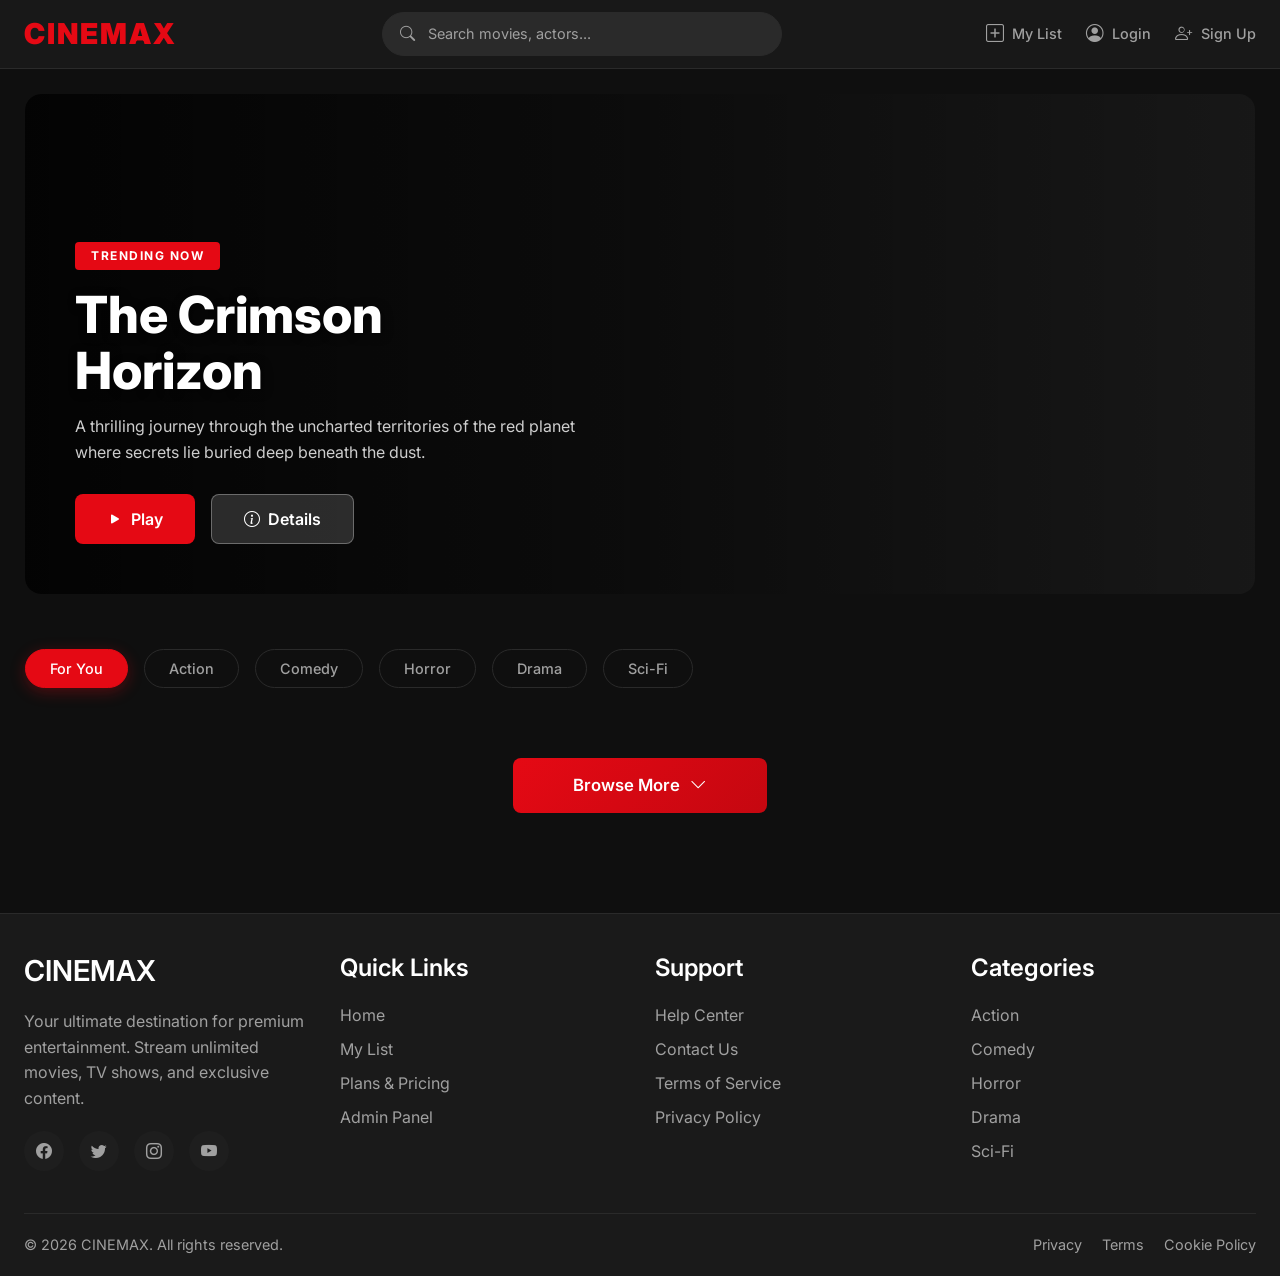
<file: browse_page/index.html>
<!DOCTYPE html>
<html lang="en">
<head>
<meta charset="UTF-8">
<meta name="viewport" content="width=device-width, initial-scale=1.0">
<title>CINEMAX - Browse</title>

<link href="https://cdn.jsdelivr.net/npm/bootstrap@5.3.2/dist/css/bootstrap.min.css" rel="stylesheet">
<link href="https://cdn.jsdelivr.net/npm/bootstrap-icons@1.11.1/font/bootstrap-icons.css" rel="stylesheet">
<link href="https://fonts.googleapis.com/css2?family=Inter:wght@300;400;500;600;700;800;900&display=swap" rel="stylesheet">
<link rel="stylesheet" href="styles.css">
</head>

<body>

<nav class="navbar-custom">
<div class="container-fluid px-4">
<div class="d-flex align-items-center justify-content-between w-100">

<a href="index.html" class="brand-logo text-decoration-none">CINEMAX</a>

<div class="search-wrapper d-none d-md-block">
<i class="bi bi-search"></i>
<input type="text" class="search-box" id="searchInput" placeholder="Search movies, actors...">
</div>

<div class="d-flex align-items-center gap-4">

    <a href="mylist.html" class="nav-link-item text-decoration-none">
        <i class="bi bi-plus-square"></i>
        <span>My List</span>
    </a>

    <a href="login.html" class="nav-link-item text-decoration-none">
        <i class="bi bi-person-circle"></i>
        <span>Login</span>
    </a>

    <a href="signup.html" class="nav-link-item text-decoration-none">
        <i class="bi bi-person-plus"></i>
        <span>Sign Up</span>
    </a>

<div class="nav-icon position-relative">
<i class="bi bi-bell"></i>
<span class="notification-dot"></span>
</div>

<div class="profile-avatar">
<i class="bi bi-person-fill text-white"></i>
</div>

<!-- Mobile Menu Toggle -->
<button class="mobile-menu-toggle d-md-none" id="mobileMenuToggle">
    <i class="bi bi-list"></i>
</button>

</div>
</div>

<!-- Mobile Menu -->
<div class="mobile-menu" id="mobileMenu">
    <div class="mobile-menu-content">
        <div class="mobile-search-wrapper">
            <i class="bi bi-search"></i>
            <input type="text" class="mobile-search-box" id="mobileSearchInput" placeholder="Search movies, actors...">
        </div>

        <a href="mylist.html" class="mobile-menu-item">
            <i class="bi bi-plus-square"></i>
            <span>My List</span>
        </a>

        <a href="login.html" class="mobile-menu-item">
            <i class="bi bi-person-circle"></i>
            <span>Login</span>
        </a>

        <a href="signup.html" class="mobile-menu-item">
            <i class="bi bi-person-plus"></i>
            <span>Sign Up</span>
        </a>

        <a href="plans.html" class="mobile-menu-item">
            <i class="bi bi-credit-card"></i>
            <span>Plans</span>
        </a>

        <a href="admin.html" class="mobile-menu-item">
            <i class="bi bi-gear"></i>
            <span>Admin Panel</span>
        </a>
    </div>
</div>
</nav>


<section class="hero-banner" id="heroBanner">

<div class="hero-overlay"></div>

<div class="hero-content">

<span class="trending-badge">TRENDING NOW</span>

<h1 class="hero-title">The Crimson Horizon</h1>

<p class="hero-description">
A thrilling journey through the uncharted territories of the red planet where secrets lie buried deep beneath the dust.
</p>

<div class="d-flex gap-3 flex-wrap">

<button class="btn-play">
<i class="bi bi-play-fill"></i>
Play
</button>

<button class="btn-details" onclick="openMovieDetail('The Crimson Horizon')">
<i class="bi bi-info-circle"></i>
Details
</button>

</div>
</div>
</section>


<section class="filter-section">

<div class="d-flex gap-3 flex-wrap">

<button class="filter-btn active" data-filter="all">For You</button>
<button class="filter-btn" data-filter="action">Action</button>
<button class="filter-btn" data-filter="comedy">Comedy</button>
<button class="filter-btn" data-filter="horror">Horror</button>
<button class="filter-btn" data-filter="drama">Drama</button>
<button class="filter-btn" data-filter="sci-fi">Sci-Fi</button>

</div>

</section>


<section class="movies-grid">

<div class="row g-4" id="moviesGrid"></div>

<div class="no-results d-none" id="noResults">

<i class="bi bi-film d-block"></i>
<h4>No movies found</h4>
<p>Try a different filter or search term</p>

</div>

</section>


<section class="browse-more-section">

<button class="btn-browse-more" id="browseMoreBtn">
Browse More
<i class="bi bi-chevron-down"></i>
</button>

</section>


<div class="modal fade" id="movieModal" tabindex="-1">

<div class="modal-dialog modal-dialog-centered modal-lg">

<div class="modal-content movie-modal-content">

<button type="button" class="modal-close-btn" data-bs-dismiss="modal">
<i class="bi bi-x-lg"></i>
</button>

<div class="modal-body p-0">

<div class="movie-modal-banner" id="modalBanner">

<div class="movie-modal-banner-overlay"></div>

<div class="movie-modal-banner-content">

<h2 class="movie-modal-title" id="modalTitle"></h2>

<div class="movie-modal-tags" id="modalTags"></div>

</div>
</div>


<div class="movie-modal-details">

<div class="movie-modal-meta" id="modalMeta"></div>

<p class="movie-modal-description" id="modalDescription"></p>

<div class="movie-modal-info-grid" id="modalInfoGrid"></div>

<div class="movie-modal-actions">

<button class="btn-modal-play">
<i class="bi bi-play-fill"></i>
Play Now
</button>

<button class="btn-modal-watchlist" id="btnWatchlist">
<i class="bi bi-plus-lg"></i>
Watchlist
</button><button class="btn-modal-share">
<i class="bi bi-share"></i>
</button>

</div>

</div>

</div>

</div>

</div>
</div>


<!-- Footer -->
<footer class="footer">
    <div class="container-fluid px-4">
        <div class="footer-content">
            <div class="footer-section">
                <h3 class="footer-logo">CINEMAX</h3>
                <p class="footer-description">Your ultimate destination for premium entertainment. Stream unlimited movies, TV shows, and exclusive content.</p>
                <div class="social-links">
                    <a href="#" class="social-link"><i class="bi bi-facebook"></i></a>
                    <a href="#" class="social-link"><i class="bi bi-twitter"></i></a>
                    <a href="#" class="social-link"><i class="bi bi-instagram"></i></a>
                    <a href="#" class="social-link"><i class="bi bi-youtube"></i></a>
                </div>
            </div>

            <div class="footer-section">
                <h4>Quick Links</h4>
                <ul class="footer-links">
                    <li><a href="index.html">Home</a></li>
                    <li><a href="mylist.html">My List</a></li>
                    <li><a href="plans.html">Plans & Pricing</a></li>
                    <li><a href="admin.html">Admin Panel</a></li>
                </ul>
            </div>

            <div class="footer-section">
                <h4>Support</h4>
                <ul class="footer-links">
                    <li><a href="#">Help Center</a></li>
                    <li><a href="#">Contact Us</a></li>
                    <li><a href="#">Terms of Service</a></li>
                    <li><a href="#">Privacy Policy</a></li>
                </ul>
            </div>

            <div class="footer-section">
                <h4>Categories</h4>
                <ul class="footer-links">
                    <li><a href="#" onclick="filterMovies('action')">Action</a></li>
                    <li><a href="#" onclick="filterMovies('comedy')">Comedy</a></li>
                    <li><a href="#" onclick="filterMovies('horror')">Horror</a></li>
                    <li><a href="#" onclick="filterMovies('drama')">Drama</a></li>
                    <li><a href="#" onclick="filterMovies('sci-fi')">Sci-Fi</a></li>
                </ul>
            </div>
        </div>

        <div class="footer-bottom">
            <div class="footer-bottom-content">
                <p>&copy; 2026 CINEMAX. All rights reserved.</p>
                <div class="footer-bottom-links">
                    <a href="#">Privacy</a>
                    <a href="#">Terms</a>
                    <a href="#">Cookie Policy</a>
                </div>
            </div>
        </div>
    </div>
</footer>


<script src="https://cdn.jsdelivr.net/npm/bootstrap@5.3.2/dist/js/bootstrap.bundle.min.js"></script>
<script src="script.js"></script>

</body>
</html>
</file>
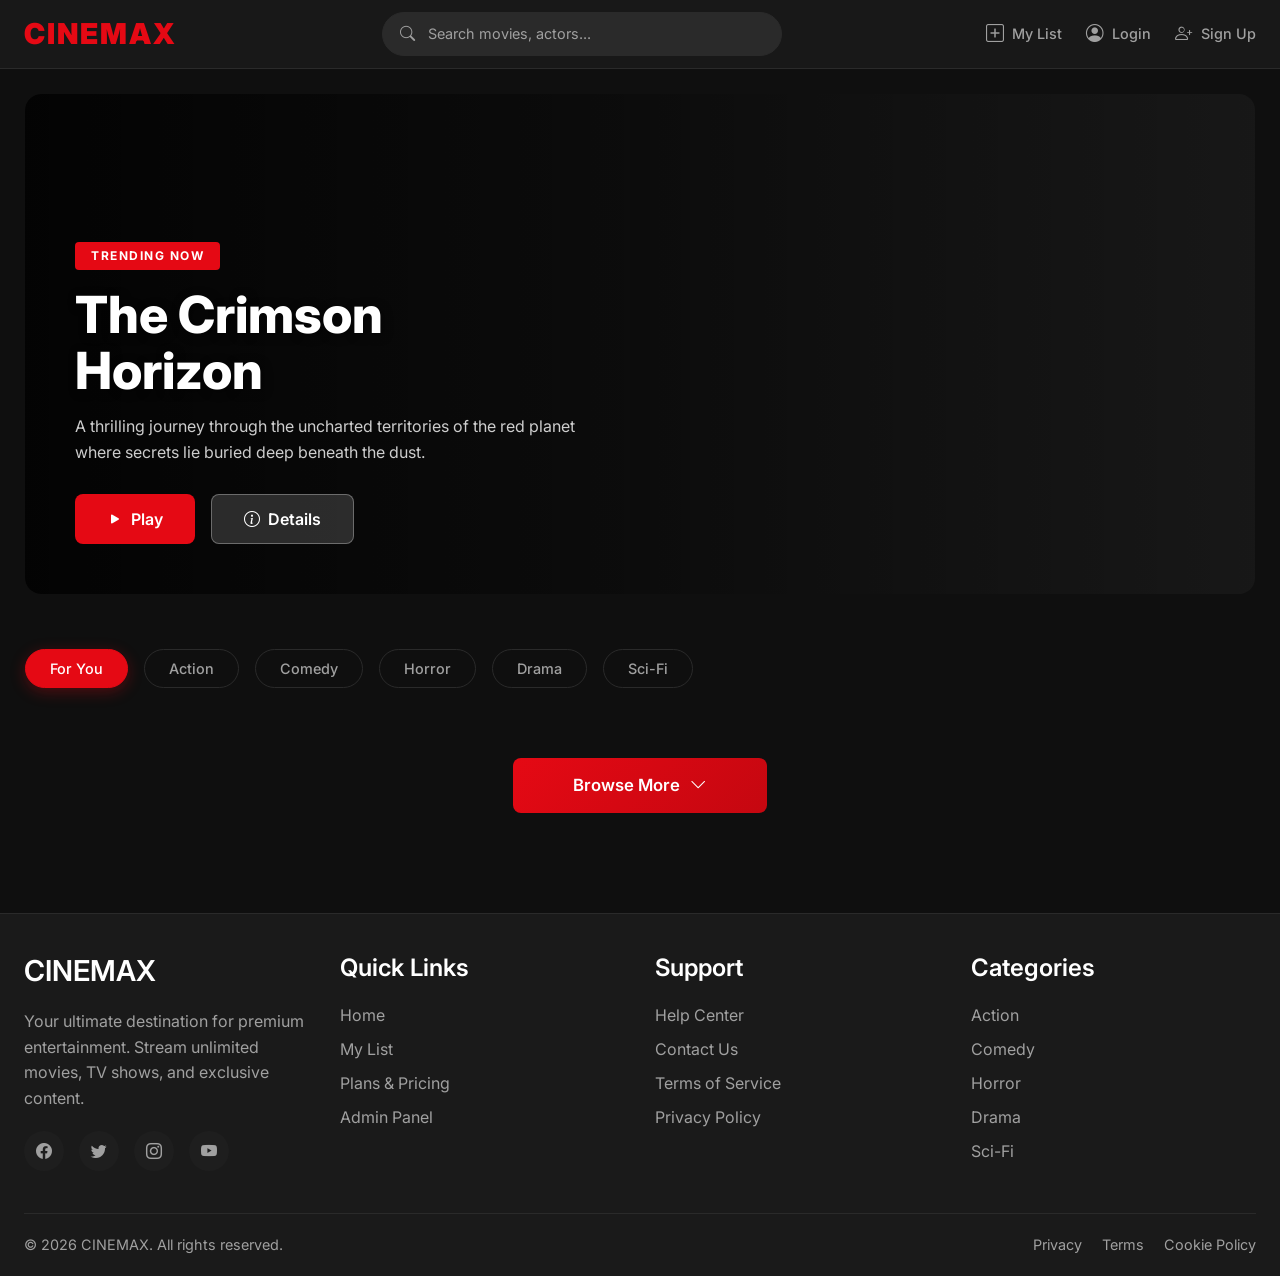
<file: browse_page/admin.html>
<!DOCTYPE html>
<html lang="en">
<head>
    <meta charset="UTF-8">
    <meta name="viewport" content="width=device-width, initial-scale=1.0">
    <title>Cinemax - Admin Panel</title>
    <link rel="stylesheet" href="admin.css"> 
</head>
<body class="admin-body">
    <main class="admin-container">
        <section class="admin-card">
            <header class="admin-header">
                <h2>Add New Movie</h2>
                <p>Product Management System</p>
            </header>
            
            <form id="addMovieForm" class="admin-form">
                <div class="form-row">
                    <div class="form-group">
                        <label for="movieTitle">Movie Title</label>
                        <input type="text" id="movieTitle" placeholder="Enter title..." required>
                    </div>
                    <div class="form-group">
                        <label for="movieCategory">Category</label>
                        <select id="movieCategory">
                            <option value="Action">Action</option>
                            <option value="Drama">Drama</option>
                            <option value="Sci-Fi">Sci-Fi</option>
                            <option value="Horror">Horror</option>
                        </select>
                    </div>
                </div>

                <div class="form-row">
                    <div class="form-group">
                        <label for="movieYear">Year</label>
                        <input type="number" id="movieYear" placeholder="2026" required>
                    </div>
                    <div class="form-group">
                        <label for="movieRating">Rating</label>
                        <input type="number" id="movieRating" step="0.1" placeholder="4.5" required>
                    </div>
                    <div class="form-group">
                        <label for="movieDuration">Duration</label>
                        <input type="text" id="movieDuration" placeholder="2h 15m" required>
                    </div>
                </div>

                <div class="form-row">
                    <div class="form-group">
                        <label for="movieDirector">Director</label>
                        <input type="text" id="movieDirector" placeholder="Director Name" required>
                    </div>
                    <div class="form-group">
                        <label for="movieLanguage">Language</label>
                        <input type="text" id="movieLanguage" placeholder="English" required>
                    </div>
                </div>

                <div class="form-group">
                    <label for="movieCast">Cast</label>
                    <input type="text" id="movieCast" placeholder="Actors (comma separated)" required>
                </div>

                <div class="form-group">
                    <label for="movieImg">Poster URL</label>
                    <input type="url" id="movieImg" placeholder="https://..." required>
                </div>

                <div class="form-group">
                    <label for="movieDesc">Description</label>
                    <textarea id="movieDesc" rows="3" placeholder="Brief story..."></textarea>
                </div>

                <button type="submit" class="btn-submit">Add to Platform</button>
            </form>

            <div class="mt-5">
                <h3 style="color: #e50914; text-align: center; margin: 30px 0 15px;">Existing Movies</h3>
                <div id="adminMoviesList" class="list-group">
                    </div>
            </div>
        
            <footer class="admin-footer">
                <a href="index.html">← Back to Browse</a>
            </footer>
        </section>
    </main>
    <script src="admin.logic.js"></script>
</body>
</html>
</file>
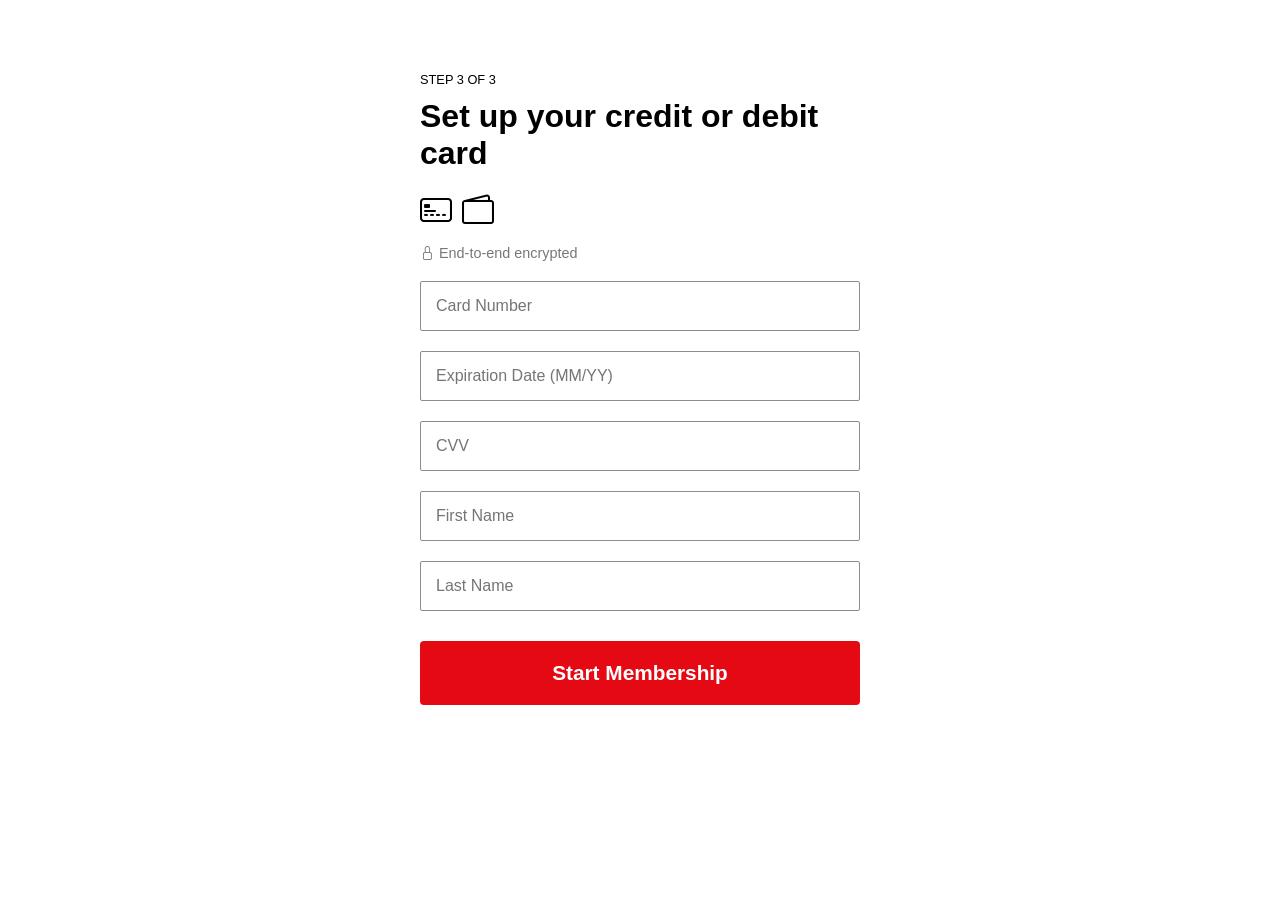
<file: browse_page/checkout.html>
<!DOCTYPE html>
<html lang="en">
<head>
    <meta charset="UTF-8">
    <meta name="viewport" content="width=device-width, initial-scale=1.0">
    <title>Payment - CINEMAX</title>
    <link rel="stylesheet" href="https://cdn.jsdelivr.net/npm/bootstrap-icons@1.11.1/font/bootstrap-icons.css">
    <link rel="stylesheet" href="style-checkout.css">
</head>
<body>

    <div class="checkout-box" id="form-container">
        <span class="step-label">STEP 3 OF 3</span>
        <h1>Set up your credit or debit card</h1>
        <div class="card-icons">
            <i class="bi bi-credit-card-2-front"></i>
            <i class="bi bi-wallet2"></i>
        </div>
        <div class="secure-note"><i class="bi bi-lock"></i> End-to-end encrypted</div>
        
        <form id="paymentForm">
            <input type="text" id="cardNumber" placeholder="Card Number" required maxlength="16">
            <input type="text" id="expDate" placeholder="Expiration Date (MM/YY)" required maxlength="5">
            <input type="text" id="cvv" placeholder="CVV" required maxlength="3">
            <input type="text" placeholder="First Name" required>
            <input type="text" placeholder="Last Name" required>
            <button type="submit" class="btn-finish">Start Membership</button>
        </form>
    </div>

    <div id="success-modal">
        <div class="success-circle">✓</div>
        <h1 class="success-title">Welcome to CINEMAX!</h1>
        <p>Your subscription is now active.</p>
        <button class="btn-finish success-btn" id="backToHome">Start Watching</button>
    </div>

    <script src="checkout-script.js"></script>
</body>
</html>
</file>
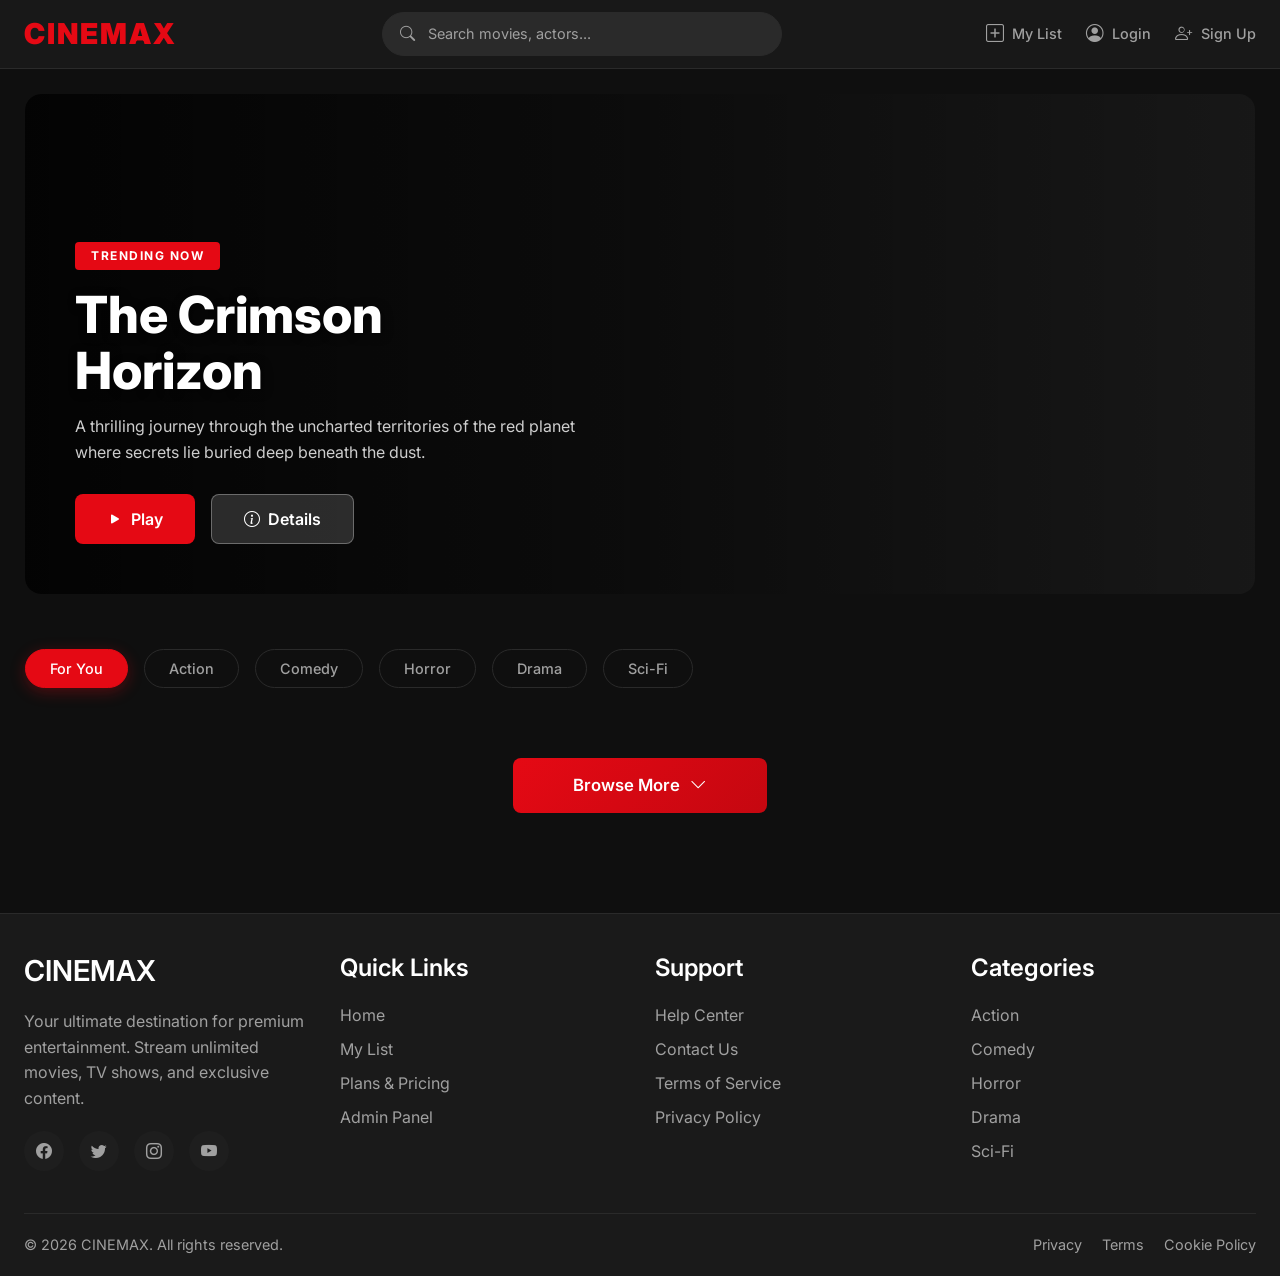
<file: browse_page/details.html>
<!DOCTYPE html>
<html lang="en">
<head>
    <meta charset="UTF-8">
    <meta name="viewport" content="width=device-width, initial-scale=1.0">
    <title>Movie Details - CINEMAX</title>
    <link rel="stylesheet" href="style-details.css"> 
</head>
<body>

    <div class="hero-bg" id="bg"></div>

    <div class="content">
        <h1 id="title">Loading...</h1>
        
        <div class="meta">
            <span id="rating" class="rating-text"></span> 
            <span id="year" class="year-text"></span>
            <span class="age-badge">18+</span>
        </div>

        <p id="desc" class="description-text"></p>

        <div class="btns">
            <!-- <button class="sub-btn" id="subscribeBtn">Subscribe to Watch</button> -->
            <a href="plans.html" class="sub-btn" id="subscribeBtn">Subscribe to Watch</a>
            <a href="mylist.html" class="back-btn">Back to List</a>
        </div>
    </div>

    <script src="details-script.js"></script>
</body>
</html>
</file>
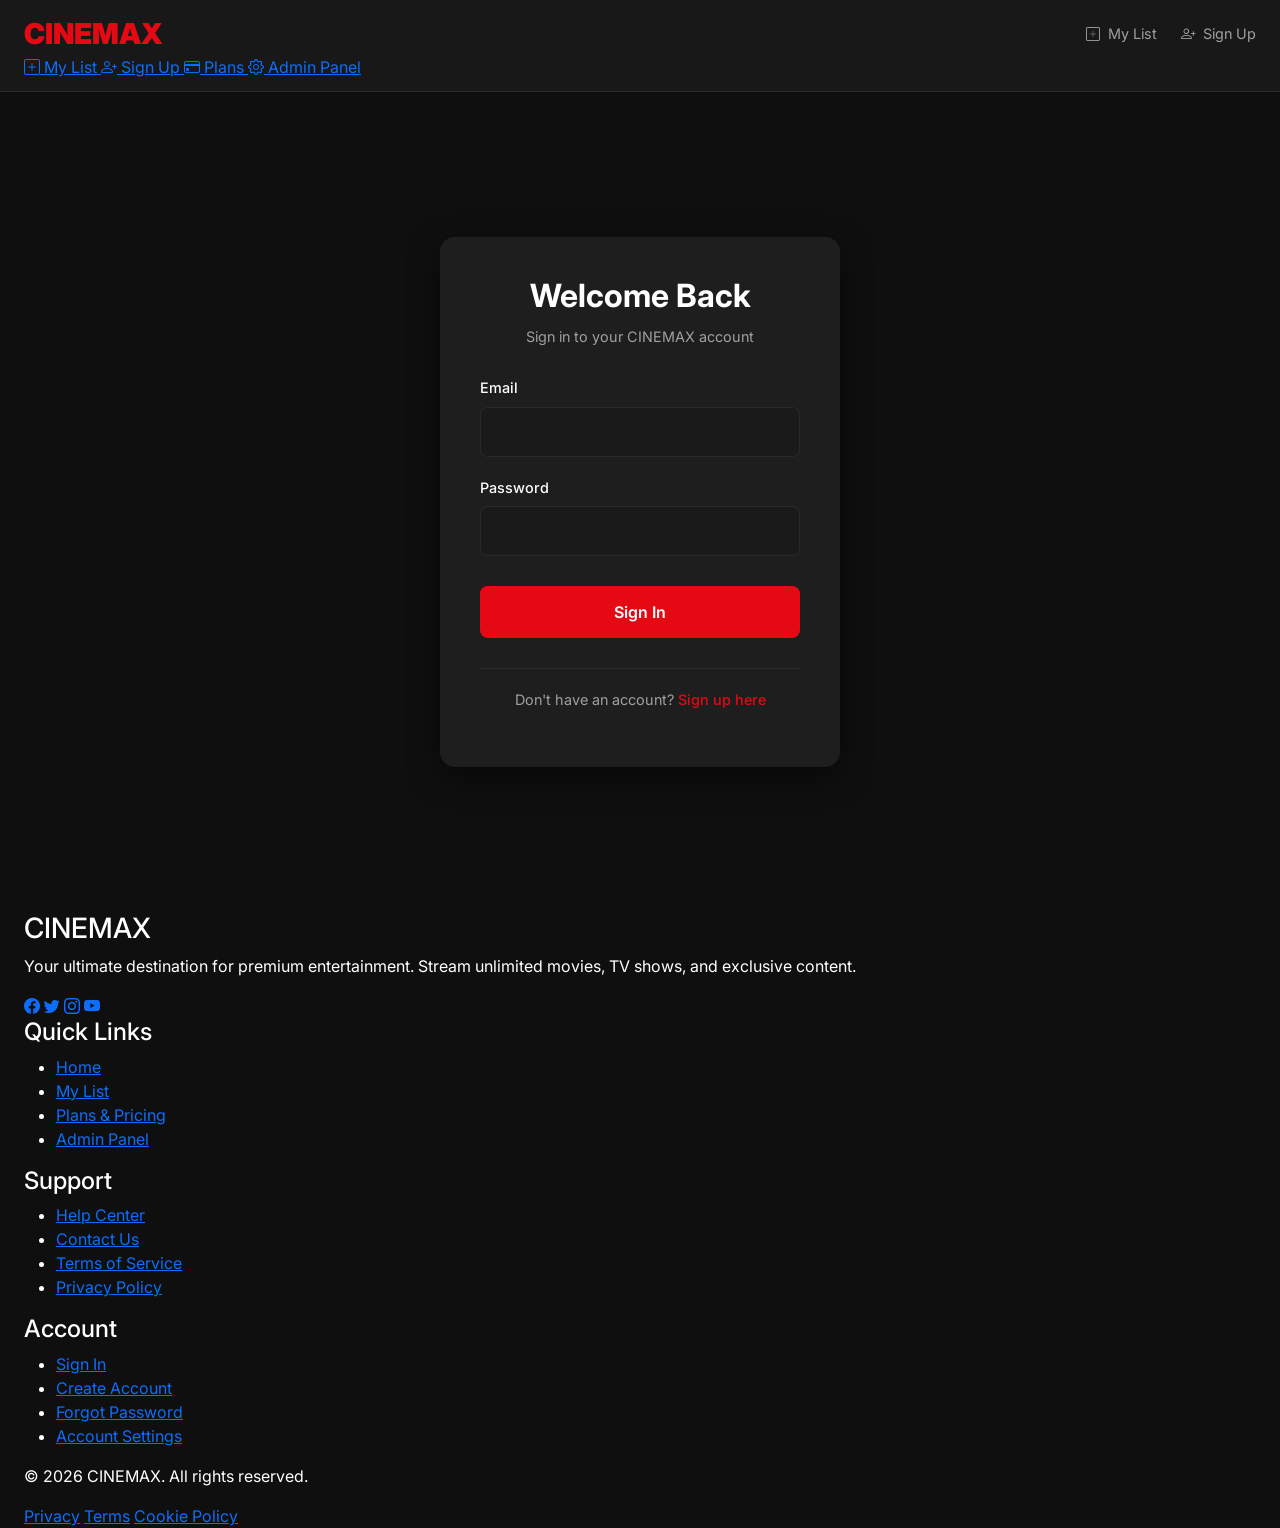
<file: browse_page/login.html>
<!DOCTYPE html>
<html lang="en">
<head>
    <meta charset="UTF-8">
    <meta name="viewport" content="width=device-width, initial-scale=1.0">
    <title>CINEMAX - Login</title>
    <link href="https://cdn.jsdelivr.net/npm/bootstrap@5.3.2/dist/css/bootstrap.min.css" rel="stylesheet">
    <link href="https://cdn.jsdelivr.net/npm/bootstrap-icons@1.11.1/font/bootstrap-icons.css" rel="stylesheet">
    <link href="https://fonts.googleapis.com/css2?family=Inter:wght@300;400;500;600;700;800;900&display=swap" rel="stylesheet">
    <link rel="stylesheet" href="style-login.css">
</head>
<body>
    <nav class="navbar-custom">
        <div class="container-fluid px-4">
            <div class="d-flex align-items-center justify-content-between w-100">
                <a href="index.html" class="brand-logo text-decoration-none">CINEMAX</a>
                <div class="d-flex align-items-center gap-4">
                    <a href="mylist.html" class="nav-link-item text-decoration-none">
                        <i class="bi bi-plus-square"></i>
                        <span>My List</span>
                    </a>
                    <a href="signup.html" class="nav-link-item text-decoration-none">
                        <i class="bi bi-person-plus"></i>
                        <span>Sign Up</span>
                    </a>

                    <!-- Mobile Menu Toggle -->
                    <button class="mobile-menu-toggle d-md-none" id="mobileMenuToggle">
                        <i class="bi bi-list"></i>
                    </button>
                </div>
            </div>

            <!-- Mobile Menu -->
            <div class="mobile-menu" id="mobileMenu">
                <div class="mobile-menu-content">
                    <a href="mylist.html" class="mobile-menu-item">
                        <i class="bi bi-plus-square"></i>
                        <span>My List</span>
                    </a>
                    <a href="signup.html" class="mobile-menu-item">
                        <i class="bi bi-person-plus"></i>
                        <span>Sign Up</span>
                    </a>
                    <a href="plans.html" class="mobile-menu-item">
                        <i class="bi bi-credit-card"></i>
                        <span>Plans</span>
                    </a>
                    <a href="admin.html" class="mobile-menu-item">
                        <i class="bi bi-gear"></i>
                        <span>Admin Panel</span>
                    </a>
                </div>
            </div>
        </nav>

    <div class="login-container">
        <div class="login-card">
            <div class="login-header">
                <h2>Welcome Back</h2>
                <p>Sign in to your CINEMAX account</p>
            </div>

            <form id="loginForm" class="login-form">
                <div class="form-group">
                    <label for="email">Email</label>
                    <input type="email" id="email" name="email" required>
                </div>

                <div class="form-group">
                    <label for="password">Password</label>
                    <input type="password" id="password" name="password" required>
                </div>

                <button type="submit" class="login-btn">Sign In</button>
            </form>

            <div class="login-footer">
                <p>Don't have an account? <a href="signup.html">Sign up here</a></p>
            </div>
        </div>
    </div>

    <!-- Footer -->
    <footer class="footer">
        <div class="container-fluid px-4">
            <div class="footer-content">
                <div class="footer-section">
                    <h3 class="footer-logo">CINEMAX</h3>
                    <p class="footer-description">Your ultimate destination for premium entertainment. Stream unlimited movies, TV shows, and exclusive content.</p>
                    <div class="social-links">
                        <a href="#" class="social-link"><i class="bi bi-facebook"></i></a>
                        <a href="#" class="social-link"><i class="bi bi-twitter"></i></a>
                        <a href="#" class="social-link"><i class="bi bi-instagram"></i></a>
                        <a href="#" class="social-link"><i class="bi bi-youtube"></i></a>
                    </div>
                </div>

                <div class="footer-section">
                    <h4>Quick Links</h4>
                    <ul class="footer-links">
                        <li><a href="index.html">Home</a></li>
                        <li><a href="mylist.html">My List</a></li>
                        <li><a href="plans.html">Plans & Pricing</a></li>
                        <li><a href="admin.html">Admin Panel</a></li>
                    </ul>
                </div>

                <div class="footer-section">
                    <h4>Support</h4>
                    <ul class="footer-links">
                        <li><a href="#">Help Center</a></li>
                        <li><a href="#">Contact Us</a></li>
                        <li><a href="#">Terms of Service</a></li>
                        <li><a href="#">Privacy Policy</a></li>
                    </ul>
                </div>

                <div class="footer-section">
                    <h4>Account</h4>
                    <ul class="footer-links">
                        <li><a href="login.html">Sign In</a></li>
                        <li><a href="signup.html">Create Account</a></li>
                        <li><a href="#">Forgot Password</a></li>
                        <li><a href="#">Account Settings</a></li>
                    </ul>
                </div>
            </div>

            <div class="footer-bottom">
                <div class="footer-bottom-content">
                    <p>&copy; 2026 CINEMAX. All rights reserved.</p>
                    <div class="footer-bottom-links">
                        <a href="#">Privacy</a>
                        <a href="#">Terms</a>
                        <a href="#">Cookie Policy</a>
                    </div>
                </div>
            </div>
        </div>
    </footer>

    <script src="login-logic.js"></script>
    <script>
        // Mobile menu functionality for login page
        document.addEventListener('DOMContentLoaded', function() {
            const mobileMenuToggle = document.getElementById('mobileMenuToggle');
            const mobileMenu = document.getElementById('mobileMenu');

            if (mobileMenuToggle && mobileMenu) {
                mobileMenuToggle.addEventListener('click', function() {
                    mobileMenu.classList.toggle('active');
                    this.querySelector('i').classList.toggle('bi-list');
                    this.querySelector('i').classList.toggle('bi-x');
                });

                // Close mobile menu when clicking outside
                document.addEventListener('click', function(e) {
                    if (!mobileMenu.contains(e.target) && !mobileMenuToggle.contains(e.target)) {
                        mobileMenu.classList.remove('active');
                        mobileMenuToggle.querySelector('i').classList.remove('bi-x');
                        mobileMenuToggle.querySelector('i').classList.add('bi-list');
                    }
                });
            }
        });
    </script>
</body>
</html>
</file>
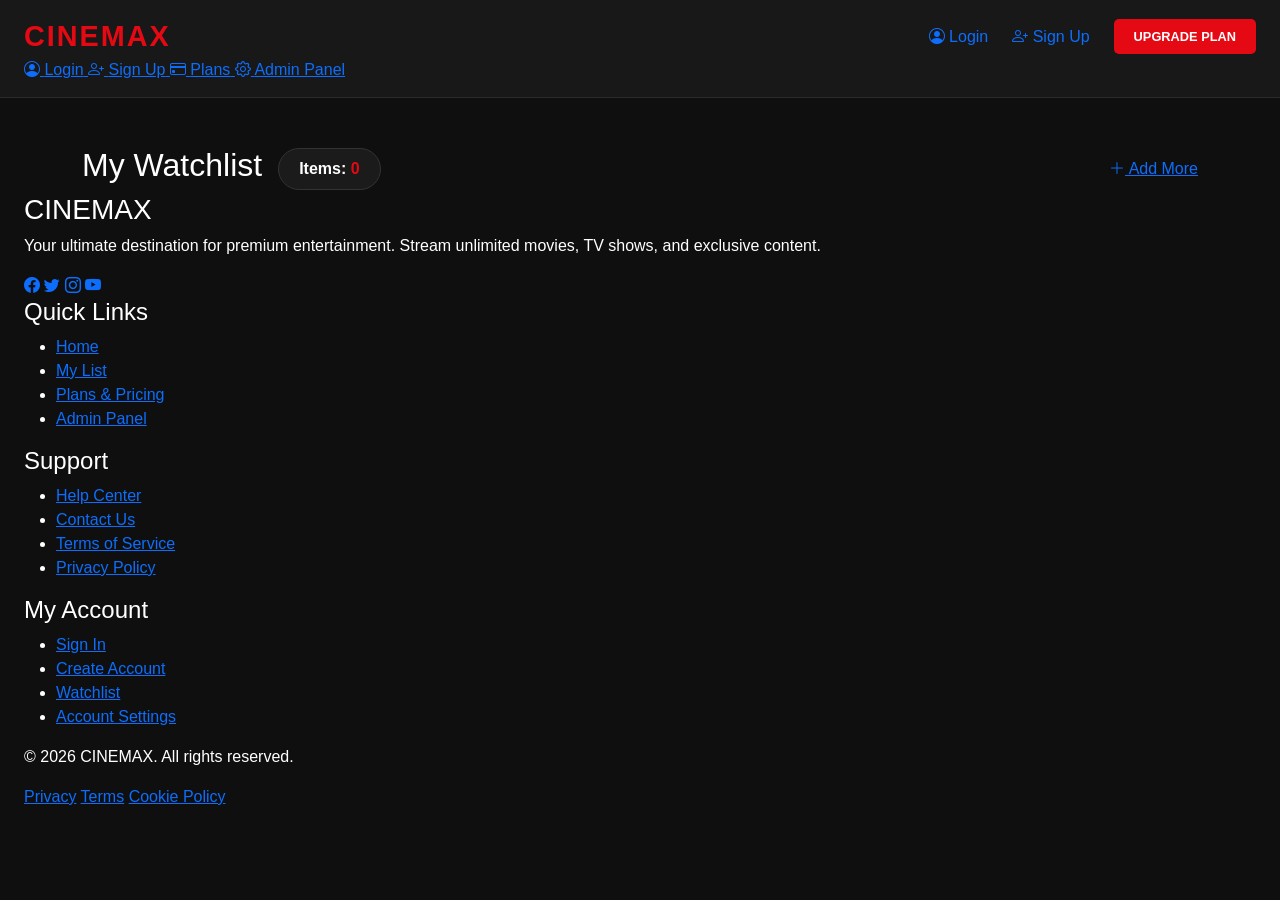
<file: browse_page/mylist.html>
<!DOCTYPE html>
<html lang="en">
<head>
    <meta charset="UTF-8">
    <meta name="viewport" content="width=device-width, initial-scale=1.0">
    <title>CINEMAX - My Watchlist</title>
    <link href="https://cdn.jsdelivr.net/npm/bootstrap@5.3.2/dist/css/bootstrap.min.css" rel="stylesheet">
    <link href="https://cdn.jsdelivr.net/npm/bootstrap-icons@1.11.1/font/bootstrap-icons.css" rel="stylesheet">
    <link rel="stylesheet" href="style-mylist.css">
</head>
<body>

    <nav class="navbar-custom">
        <div class="container-fluid px-4">
            <div class="d-flex align-items-center justify-content-between w-100">
                <a href="index.html" class="brand-logo text-decoration-none">CINEMAX</a>
                <div class="d-flex align-items-center gap-4">
                    <a href="login.html" class="nav-link-item text-decoration-none">
                        <i class="bi bi-person-circle"></i>
                        <span>Login</span>
                    </a>
                    <a href="signup.html" class="nav-link-item text-decoration-none">
                        <i class="bi bi-person-plus"></i>
                        <span>Sign Up</span>
                    </a>
                    <a href="plans.html" class="btn-upgrade-nav">UPGRADE PLAN</a>

                    <!-- Mobile Menu Toggle -->
                    <button class="mobile-menu-toggle d-md-none" id="mobileMenuToggle">
                        <i class="bi bi-list"></i>
                    </button>
                </div>
            </div>

            <!-- Mobile Menu -->
            <div class="mobile-menu" id="mobileMenu">
                <div class="mobile-menu-content">
                    <a href="login.html" class="mobile-menu-item">
                        <i class="bi bi-person-circle"></i>
                        <span>Login</span>
                    </a>
                    <a href="signup.html" class="mobile-menu-item">
                        <i class="bi bi-person-plus"></i>
                        <span>Sign Up</span>
                    </a>
                    <a href="plans.html" class="mobile-menu-item">
                        <i class="bi bi-credit-card"></i>
                        <span>Plans</span>
                    </a>
                    <a href="admin.html" class="mobile-menu-item">
                        <i class="bi bi-gear"></i>
                        <span>Admin Panel</span>
                    </a>
                </div>
            </div>
        </nav>

    <div class="container mt-5">
        <div class="d-flex justify-content-between align-items-center mb-4">
            <div class="d-flex align-items-center gap-3">
                <h2 class="section-title">My Watchlist</h2>
                <span class="counter-pill">Items: <span id="current-count">0</span></span>
            </div>
            <a href="./index.html" class="btn-back"><i class="bi bi-plus-lg"></i> Add More</a>
        </div>

        <div id="movies-grid" class="row g-4">
            </div>

        <div id="empty-state" class="text-center d-none" style="padding: 100px 0;">
            <i class="bi bi-collection-play" style="font-size: 4rem; color: #333;"></i>
            <h3 class="mt-3 text-secondary">Your list is feeling lonely</h3>
            <p class="text-muted">Add some movies from the browse page to get started.</p>
        </div>
    </div>

    <!-- Footer -->
    <footer class="footer">
        <div class="container-fluid px-4">
            <div class="footer-content">
                <div class="footer-section">
                    <h3 class="footer-logo">CINEMAX</h3>
                    <p class="footer-description">Your ultimate destination for premium entertainment. Stream unlimited movies, TV shows, and exclusive content.</p>
                    <div class="social-links">
                        <a href="#" class="social-link"><i class="bi bi-facebook"></i></a>
                        <a href="#" class="social-link"><i class="bi bi-twitter"></i></a>
                        <a href="#" class="social-link"><i class="bi bi-instagram"></i></a>
                        <a href="#" class="social-link"><i class="bi bi-youtube"></i></a>
                    </div>
                </div>

                <div class="footer-section">
                    <h4>Quick Links</h4>
                    <ul class="footer-links">
                        <li><a href="index.html">Home</a></li>
                        <li><a href="mylist.html">My List</a></li>
                        <li><a href="plans.html">Plans & Pricing</a></li>
                        <li><a href="admin.html">Admin Panel</a></li>
                    </ul>
                </div>

                <div class="footer-section">
                    <h4>Support</h4>
                    <ul class="footer-links">
                        <li><a href="#">Help Center</a></li>
                        <li><a href="#">Contact Us</a></li>
                        <li><a href="#">Terms of Service</a></li>
                        <li><a href="#">Privacy Policy</a></li>
                    </ul>
                </div>

                <div class="footer-section">
                    <h4>My Account</h4>
                    <ul class="footer-links">
                        <li><a href="login.html">Sign In</a></li>
                        <li><a href="signup.html">Create Account</a></li>
                        <li><a href="#">Watchlist</a></li>
                        <li><a href="#">Account Settings</a></li>
                    </ul>
                </div>
            </div>

            <div class="footer-bottom">
                <div class="footer-bottom-content">
                    <p>&copy; 2026 CINEMAX. All rights reserved.</p>
                    <div class="footer-bottom-links">
                        <a href="#">Privacy</a>
                        <a href="#">Terms</a>
                        <a href="#">Cookie Policy</a>
                    </div>
                </div>
            </div>
        </div>
    </footer>

    <script src="mylist-logic.js"></script>
    <script>
        // Mobile menu functionality for mylist page
        document.addEventListener('DOMContentLoaded', function() {
            const mobileMenuToggle = document.getElementById('mobileMenuToggle');
            const mobileMenu = document.getElementById('mobileMenu');

            if (mobileMenuToggle && mobileMenu) {
                mobileMenuToggle.addEventListener('click', function() {
                    mobileMenu.classList.toggle('active');
                    this.querySelector('i').classList.toggle('bi-list');
                    this.querySelector('i').classList.toggle('bi-x');
                });

                // Close mobile menu when clicking outside
                document.addEventListener('click', function(e) {
                    if (!mobileMenu.contains(e.target) && !mobileMenuToggle.contains(e.target)) {
                        mobileMenu.classList.remove('active');
                        mobileMenuToggle.querySelector('i').classList.remove('bi-x');
                        mobileMenuToggle.querySelector('i').classList.add('bi-list');
                    }
                });
            }
        });
    </script>
</body>
</html>
</file>
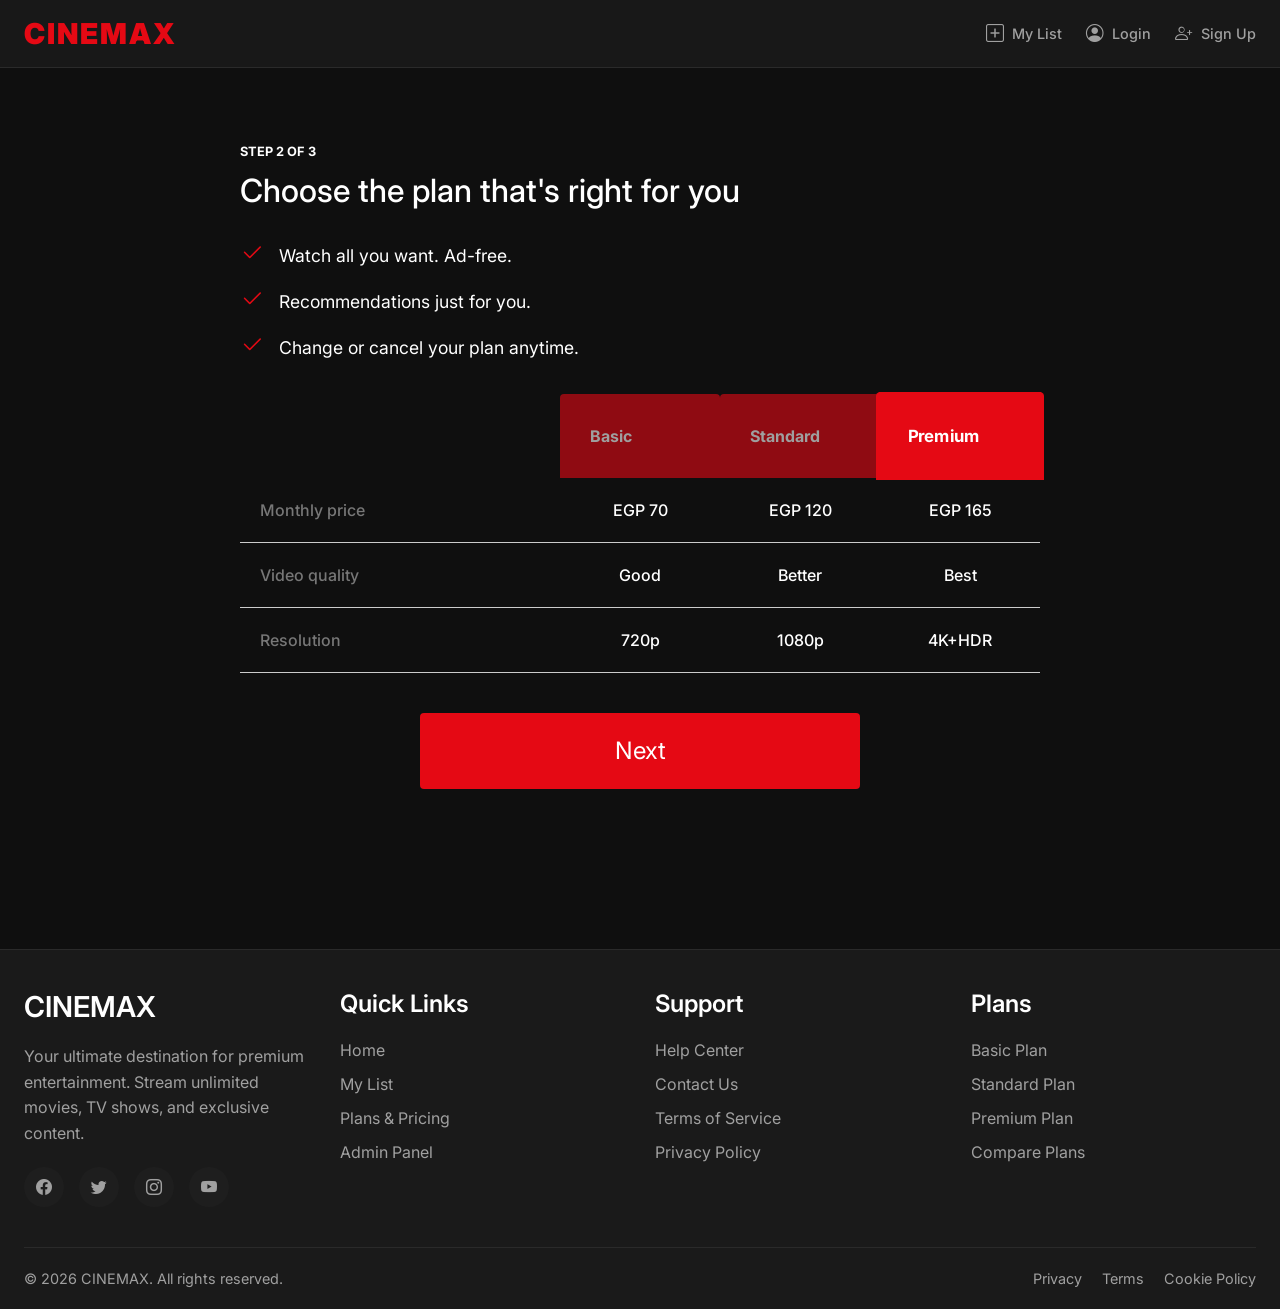
<file: browse_page/plans.html>
<!DOCTYPE html>
<html lang="en">
<head>
    <meta charset="UTF-8">
    <meta name="viewport" content="width=device-width, initial-scale=1.0">
    <title>Choose Your Plan - CINEMAX</title>
    <link href="https://cdn.jsdelivr.net/npm/bootstrap@5.3.2/dist/css/bootstrap.min.css" rel="stylesheet">
    <link href="https://cdn.jsdelivr.net/npm/bootstrap-icons@1.11.1/font/bootstrap-icons.css" rel="stylesheet">
    <link href="https://fonts.googleapis.com/css2?family=Inter:wght@300;400;500;600;700;800;900&display=swap" rel="stylesheet">
    <link rel="stylesheet" href="style-plans.css">
    <link rel="stylesheet" href="styles.css">
</head>
<body>

    <nav class="navbar-custom">
        <div class="container-fluid px-4">
            <div class="d-flex align-items-center justify-content-between w-100">
                <a href="index.html" class="brand-logo text-decoration-none">CINEMAX</a>
                <div class="d-flex align-items-center gap-4">
                    <a href="mylist.html" class="nav-link-item text-decoration-none">
                        <i class="bi bi-plus-square"></i>
                        <span>My List</span>
                    </a>
                    <a href="login.html" class="nav-link-item text-decoration-none">
                        <i class="bi bi-person-circle"></i>
                        <span>Login</span>
                    </a>
                    <a href="signup.html" class="nav-link-item text-decoration-none">
                        <i class="bi bi-person-plus"></i>
                        <span>Sign Up</span>
                    </a>

                    <!-- Mobile Menu Toggle -->
                    <button class="mobile-menu-toggle d-md-none" id="mobileMenuToggle">
                        <i class="bi bi-list"></i>
                    </button>
                </div>
            </div>

            <!-- Mobile Menu -->
            <div class="mobile-menu" id="mobileMenu">
                <div class="mobile-menu-content">
                    <a href="mylist.html" class="mobile-menu-item">
                        <i class="bi bi-plus-square"></i>
                        <span>My List</span>
                    </a>
                    <a href="login.html" class="mobile-menu-item">
                        <i class="bi bi-person-circle"></i>
                        <span>Login</span>
                    </a>
                    <a href="signup.html" class="mobile-menu-item">
                        <i class="bi bi-person-plus"></i>
                        <span>Sign Up</span>
                    </a>
                    <a href="admin.html" class="mobile-menu-item">
                        <i class="bi bi-gear"></i>
                        <span>Admin Panel</span>
                    </a>
                </div>
            </div>
        </nav>

    <div class="plans-container">

        <main class="plans-content">
            <span class="step-indicator">STEP 2 OF 3</span>
            <h1>Choose the plan that's right for you</h1>
            <ul class="benefit-list">
                <li><i class="bi bi-check2"></i> Watch all you want. Ad-free.</li>
                <li><i class="bi bi-check2"></i> Recommendations just for you.</li>
                <li><i class="bi bi-check2"></i> Change or cancel your plan anytime.</li>
            </ul>

            <div class="plans-table-wrapper">
                <table class="plans-table">
                    <thead>
                        <tr>
                            <th></th>
                            <th class="plan-header" onclick="selectPlan(1)">Basic</th>
                            <th class="plan-header" onclick="selectPlan(2)">Standard</th>
                            <th class="plan-header active" onclick="selectPlan(3)">Premium</th>
                        </tr>
                    </thead>
                    <tbody>
                        <tr>
                            <td>Monthly price</td>
                            <td>EGP 70</td>
                            <td>EGP 120</td>
                            <td>EGP 165</td>
                        </tr>
                        <tr>
                            <td>Video quality</td>
                            <td>Good</td>
                            <td>Better</td>
                            <td>Best</td>
                        </tr>
                        <tr>
                            <td>Resolution</td>
                            <td>720p</td>
                            <td>1080p</td>
                            <td>4K+HDR</td>
                        </tr>
                    </tbody>
                </table>
            </div>

            <button class="btn-continue" onclick="window.location.href='checkout.html'">Next</button>
        </main>
    </div>

    <!-- Footer -->
    <footer class="footer">
        <div class="container-fluid px-4">
            <div class="footer-content">
                <div class="footer-section">
                    <h3 class="footer-logo">CINEMAX</h3>
                    <p class="footer-description">Your ultimate destination for premium entertainment. Stream unlimited movies, TV shows, and exclusive content.</p>
                    <div class="social-links">
                        <a href="#" class="social-link"><i class="bi bi-facebook"></i></a>
                        <a href="#" class="social-link"><i class="bi bi-twitter"></i></a>
                        <a href="#" class="social-link"><i class="bi bi-instagram"></i></a>
                        <a href="#" class="social-link"><i class="bi bi-youtube"></i></a>
                    </div>
                </div>

                <div class="footer-section">
                    <h4>Quick Links</h4>
                    <ul class="footer-links">
                        <li><a href="index.html">Home</a></li>
                        <li><a href="mylist.html">My List</a></li>
                        <li><a href="plans.html">Plans & Pricing</a></li>
                        <li><a href="admin.html">Admin Panel</a></li>
                    </ul>
                </div>

                <div class="footer-section">
                    <h4>Support</h4>
                    <ul class="footer-links">
                        <li><a href="#">Help Center</a></li>
                        <li><a href="#">Contact Us</a></li>
                        <li><a href="#">Terms of Service</a></li>
                        <li><a href="#">Privacy Policy</a></li>
                    </ul>
                </div>

                <div class="footer-section">
                    <h4>Plans</h4>
                    <ul class="footer-links">
                        <li><a href="#basic">Basic Plan</a></li>
                        <li><a href="#standard">Standard Plan</a></li>
                        <li><a href="#premium">Premium Plan</a></li>
                        <li><a href="#">Compare Plans</a></li>
                    </ul>
                </div>
            </div>

            <div class="footer-bottom">
                <div class="footer-bottom-content">
                    <p>&copy; 2026 CINEMAX. All rights reserved.</p>
                    <div class="footer-bottom-links">
                        <a href="#">Privacy</a>
                        <a href="#">Terms</a>
                        <a href="#">Cookie Policy</a>
                    </div>
                </div>
            </div>
        </div>
    </footer>

    <script>
        function selectPlan(index) {
            const headers = document.querySelectorAll('.plan-header');
            headers.forEach(h => h.classList.remove('active'));
            headers[index-1].classList.add('active');
        }

        // Mobile menu functionality for plans page
        document.addEventListener('DOMContentLoaded', function() {
            const mobileMenuToggle = document.getElementById('mobileMenuToggle');
            const mobileMenu = document.getElementById('mobileMenu');

            if (mobileMenuToggle && mobileMenu) {
                mobileMenuToggle.addEventListener('click', function() {
                    mobileMenu.classList.toggle('active');
                    this.querySelector('i').classList.toggle('bi-list');
                    this.querySelector('i').classList.toggle('bi-x');
                });

                // Close mobile menu when clicking outside
                document.addEventListener('click', function(e) {
                    if (!mobileMenu.contains(e.target) && !mobileMenuToggle.contains(e.target)) {
                        mobileMenu.classList.remove('active');
                        mobileMenuToggle.querySelector('i').classList.remove('bi-x');
                        mobileMenuToggle.querySelector('i').classList.add('bi-list');
                    }
                });
            }
        });
    </script>
</body>
</html>
</file>
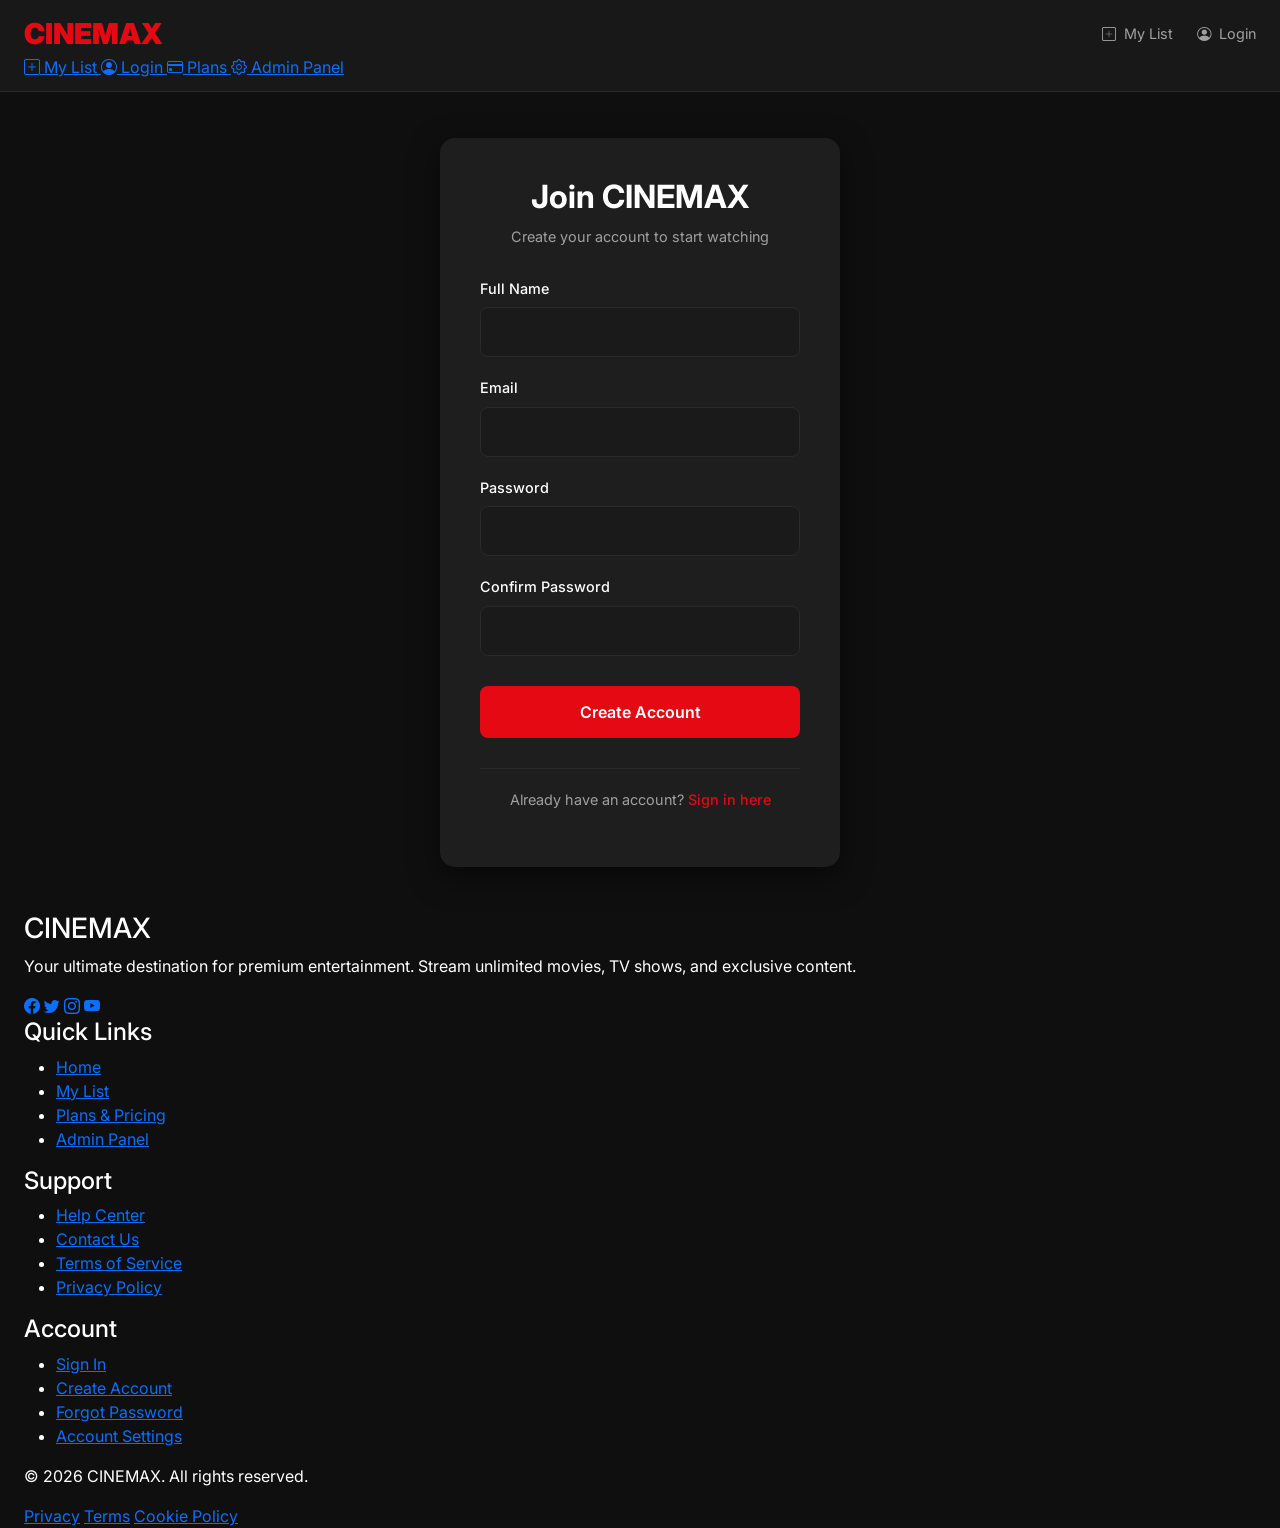
<file: browse_page/signup.html>
<!DOCTYPE html>
<html lang="en">
<head>
    <meta charset="UTF-8">
    <meta name="viewport" content="width=device-width, initial-scale=1.0">
    <title>CINEMAX - Sign Up</title>
    <link href="https://cdn.jsdelivr.net/npm/bootstrap@5.3.2/dist/css/bootstrap.min.css" rel="stylesheet">
    <link href="https://cdn.jsdelivr.net/npm/bootstrap-icons@1.11.1/font/bootstrap-icons.css" rel="stylesheet">
    <link href="https://fonts.googleapis.com/css2?family=Inter:wght@300;400;500;600;700;800;900&display=swap" rel="stylesheet">
    <link rel="stylesheet" href="style-signup.css">
</head>
<body>
    <nav class="navbar-custom">
        <div class="container-fluid px-4">
            <div class="d-flex align-items-center justify-content-between w-100">
                <a href="index.html" class="brand-logo text-decoration-none">CINEMAX</a>
                <div class="d-flex align-items-center gap-4">
                    <a href="mylist.html" class="nav-link-item text-decoration-none">
                        <i class="bi bi-plus-square"></i>
                        <span>My List</span>
                    </a>
                    <a href="login.html" class="nav-link-item text-decoration-none">
                        <i class="bi bi-person-circle"></i>
                        <span>Login</span>
                    </a>

                    <!-- Mobile Menu Toggle -->
                    <button class="mobile-menu-toggle d-md-none" id="mobileMenuToggle">
                        <i class="bi bi-list"></i>
                    </button>
                </div>
            </div>

            <!-- Mobile Menu -->
            <div class="mobile-menu" id="mobileMenu">
                <div class="mobile-menu-content">
                    <a href="mylist.html" class="mobile-menu-item">
                        <i class="bi bi-plus-square"></i>
                        <span>My List</span>
                    </a>
                    <a href="login.html" class="mobile-menu-item">
                        <i class="bi bi-person-circle"></i>
                        <span>Login</span>
                    </a>
                    <a href="plans.html" class="mobile-menu-item">
                        <i class="bi bi-credit-card"></i>
                        <span>Plans</span>
                    </a>
                    <a href="admin.html" class="mobile-menu-item">
                        <i class="bi bi-gear"></i>
                        <span>Admin Panel</span>
                    </a>
                </div>
            </div>
        </nav>

    <div class="signup-container">
        <div class="signup-card">
            <div class="signup-header">
                <h2>Join CINEMAX</h2>
                <p>Create your account to start watching</p>
            </div>

            <form id="signupForm" class="signup-form">
                <div class="form-group">
                    <label for="name">Full Name</label>
                    <input type="text" id="name" name="name" required>
                </div>

                <div class="form-group">
                    <label for="email">Email</label>
                    <input type="email" id="email" name="email" required>
                </div>

                <div class="form-group">
                    <label for="password">Password</label>
                    <input type="password" id="password" name="password" required minlength="6">
                </div>

                <div class="form-group">
                    <label for="confirmPassword">Confirm Password</label>
                    <input type="password" id="confirmPassword" name="confirmPassword" required>
                </div>

                <button type="submit" class="signup-btn">Create Account</button>
            </form>

            <div class="signup-footer">
                <p>Already have an account? <a href="login.html">Sign in here</a></p>
            </div>
        </div>
    </div>

    <!-- Footer -->
    <footer class="footer">
        <div class="container-fluid px-4">
            <div class="footer-content">
                <div class="footer-section">
                    <h3 class="footer-logo">CINEMAX</h3>
                    <p class="footer-description">Your ultimate destination for premium entertainment. Stream unlimited movies, TV shows, and exclusive content.</p>
                    <div class="social-links">
                        <a href="#" class="social-link"><i class="bi bi-facebook"></i></a>
                        <a href="#" class="social-link"><i class="bi bi-twitter"></i></a>
                        <a href="#" class="social-link"><i class="bi bi-instagram"></i></a>
                        <a href="#" class="social-link"><i class="bi bi-youtube"></i></a>
                    </div>
                </div>

                <div class="footer-section">
                    <h4>Quick Links</h4>
                    <ul class="footer-links">
                        <li><a href="index.html">Home</a></li>
                        <li><a href="mylist.html">My List</a></li>
                        <li><a href="plans.html">Plans & Pricing</a></li>
                        <li><a href="admin.html">Admin Panel</a></li>
                    </ul>
                </div>

                <div class="footer-section">
                    <h4>Support</h4>
                    <ul class="footer-links">
                        <li><a href="#">Help Center</a></li>
                        <li><a href="#">Contact Us</a></li>
                        <li><a href="#">Terms of Service</a></li>
                        <li><a href="#">Privacy Policy</a></li>
                    </ul>
                </div>

                <div class="footer-section">
                    <h4>Account</h4>
                    <ul class="footer-links">
                        <li><a href="login.html">Sign In</a></li>
                        <li><a href="signup.html">Create Account</a></li>
                        <li><a href="#">Forgot Password</a></li>
                        <li><a href="#">Account Settings</a></li>
                    </ul>
                </div>
            </div>

            <div class="footer-bottom">
                <div class="footer-bottom-content">
                    <p>&copy; 2026 CINEMAX. All rights reserved.</p>
                    <div class="footer-bottom-links">
                        <a href="#">Privacy</a>
                        <a href="#">Terms</a>
                        <a href="#">Cookie Policy</a>
                    </div>
                </div>
            </div>
        </div>
    </footer>

    <script src="signup-logic.js"></script>
    <script>
        // Mobile menu functionality for signup page
        document.addEventListener('DOMContentLoaded', function() {
            const mobileMenuToggle = document.getElementById('mobileMenuToggle');
            const mobileMenu = document.getElementById('mobileMenu');

            if (mobileMenuToggle && mobileMenu) {
                mobileMenuToggle.addEventListener('click', function() {
                    mobileMenu.classList.toggle('active');
                    this.querySelector('i').classList.toggle('bi-list');
                    this.querySelector('i').classList.toggle('bi-x');
                });

                // Close mobile menu when clicking outside
                document.addEventListener('click', function(e) {
                    if (!mobileMenu.contains(e.target) && !mobileMenuToggle.contains(e.target)) {
                        mobileMenu.classList.remove('active');
                        mobileMenuToggle.querySelector('i').classList.remove('bi-x');
                        mobileMenuToggle.querySelector('i').classList.add('bi-list');
                    }
                });
            }
        });
    </script>
</body>
</html>
</file>
<file: browse_page/styles.css>
.movie-card {
    background: #1a1a1a;
    border-radius: 15px;
    overflow: hidden;
    width: 100%;
    max-width: 200px; 
    transition: 0.3s;
}


.card-img {
    width: 100%;
    height: 280px; 
    overflow: hidden;
}

.card-img img {
    width: 100%;
    height: 100%;
    object-fit: cover; 
}


.card-content {
    padding: 12px;
}

.card-content h3 {
    font-size: 1rem;
    margin-bottom: 5px;
    white-space: nowrap;
    overflow: hidden;
    text-overflow: ellipsis; 
}

.card-content .info {
    display: flex;
    justify-content: space-between;
    font-size: 0.85rem;
    color: #888;
}

/*////////////////////*/
:root{
--bg-primary:#0f0f0f;
--bg-secondary:#1a1a1a;
--bg-card:#1e1e1e;
--text-primary:#ffffff;
--text-secondary:#a0a0a0;
--accent-red:#e50914;
--accent-red-hover:#ff1a25;
--border-color:#2a2a2a;
}

*{
margin:0;
padding:0;
box-sizing:border-box;
}

body{
font-family:'Inter',sans-serif;
background-color:var(--bg-primary);
color:var(--text-primary);
overflow-x:hidden;
min-height:100vh;
}

/* ===== Scrollbar ===== */

::-webkit-scrollbar{width:8px}

::-webkit-scrollbar-track{background:var(--bg-primary)}

::-webkit-scrollbar-thumb{
background:#333;
border-radius:4px;
}

::-webkit-scrollbar-thumb:hover{
background:#555;
}

/* ===== Navbar ===== */

.navbar-custom{
background-color:rgba(26,26,26,0.95);
padding:12px 0;
border-bottom:1px solid var(--border-color);
position:sticky;
top:0;
z-index:1000;
backdrop-filter:blur(12px);
-webkit-backdrop-filter:blur(12px);
}

.brand-logo{
font-size:1.8rem;
font-weight:900;
color:var(--accent-red);
letter-spacing:2px;
transition:text-shadow .3s ease;
user-select:none;
}

.brand-logo:hover{
color:var(--accent-red);
text-shadow:0 0 20px rgba(229,9,20,.5);
}

.search-wrapper{
position:relative;
flex:0 1 400px;
}

.search-wrapper .bi-search{
position:absolute;
left:18px;
top:50%;
transform:translateY(-50%);
color:var(--text-secondary);
font-size:.95rem;
pointer-events:none;
transition:color .3s ease;
}

.search-box{
background-color:rgba(255,255,255,.08);
border:1px solid var(--border-color);
border-radius:25px;
padding:10px 20px 10px 45px;
color:var(--text-primary);
width:100%;
font-size:.9rem;
transition:all .3s ease;
}

.search-box:focus{
outline:none;
border-color:var(--accent-red);
background-color:rgba(255,255,255,.12);
box-shadow:0 0 15px rgba(229,9,20,.15);
}

.search-wrapper:focus-within .bi-search{
color:var(--accent-red);
}

.search-box::placeholder{
color:var(--text-secondary);
}


.nav-link-item {
    color: var(--text-secondary);
    display: flex;
    align-items: center;
    gap: 8px;
    font-size: 0.9rem;
    font-weight: 500;
    transition: all 0.3s ease;
}

.nav-link-item:hover {
    color: var(--accent-red);
    transform: translateY(-2px);
}

.nav-link-item i {
    font-size: 1.1rem;
}

/* ===== Profile Info ===== */
.profile-info {
    display: flex;
    align-items: center;
    gap: 15px;
    color: var(--text-primary);
}

.welcome-text {
    font-size: 0.9rem;
    font-weight: 500;
}

.logout-btn {
    background: var(--accent-red);
    color: var(--text-primary);
    border: none;
    padding: 8px 16px;
    border-radius: 6px;
    font-size: 0.85rem;
    font-weight: 600;
    cursor: pointer;
    transition: all 0.3s ease;
}

.logout-btn:hover {
    background: var(--accent-red-hover);
    transform: translateY(-1px);
}

.nav-icon{
color:var(--text-secondary);
font-size:1.3rem;
cursor:pointer;
transition:all .3s ease;
}

.nav-icon:hover{
color:var(--text-primary);
transform:scale(1.15);
}

.notification-dot{
position:absolute;
top:-2px;
right:-2px;
width:8px;
height:8px;
background:var(--accent-red);
border-radius:50%;
animation:pulse 2s infinite;
}

@keyframes pulse{
0%,100%{opacity:1;transform:scale(1)}
50%{opacity:.7;transform:scale(1.3)}
}

/* ===== Mobile Menu Toggle ===== */
.mobile-menu-toggle {
    background: none;
    border: none;
    color: var(--text-secondary);
    font-size: 1.5rem;
    cursor: pointer;
    padding: 8px;
    border-radius: 6px;
    transition: all 0.3s ease;
    display: flex;
    align-items: center;
    justify-content: center;
}

.mobile-menu-toggle:hover {
    color: var(--accent-red);
    background: rgba(255, 255, 255, 0.1);
}

/* ===== Mobile Menu ===== */
.mobile-menu {
    position: fixed;
    top: 100%;
    left: 0;
    right: 0;
    background: var(--bg-secondary);
    border-top: 1px solid var(--border-color);
    transform: translateY(-100%);
    opacity: 0;
    visibility: hidden;
    transition: all 0.3s ease;
    z-index: 999;
}

.mobile-menu.active {
    transform: translateY(0);
    opacity: 1;
    visibility: visible;
}

.mobile-menu-content {
    padding: 20px;
    display: flex;
    flex-direction: column;
    gap: 15px;
}

.mobile-search-wrapper {
    position: relative;
    margin-bottom: 10px;
}

.mobile-search-wrapper .bi-search {
    position: absolute;
    left: 15px;
    top: 50%;
    transform: translateY(-50%);
    color: var(--text-secondary);
    font-size: 1rem;
}

.mobile-search-box {
    width: 100%;
    padding: 12px 20px 12px 45px;
    background: var(--bg-primary);
    border: 1px solid var(--border-color);
    border-radius: 25px;
    color: var(--text-primary);
    font-size: 0.9rem;
}

.mobile-search-box:focus {
    outline: none;
    border-color: var(--accent-red);
    box-shadow: 0 0 0 2px rgba(229, 9, 20, 0.2);
}

.mobile-search-box::placeholder {
    color: var(--text-secondary);
}

.mobile-menu-item {
    display: flex;
    align-items: center;
    gap: 12px;
    padding: 12px 0;
    color: var(--text-secondary);
    text-decoration: none;
    font-size: 1rem;
    font-weight: 500;
    transition: all 0.3s ease;
    border-bottom: 1px solid rgba(255, 255, 255, 0.1);
}

.mobile-menu-item:hover {
    color: var(--accent-red);
    transform: translateX(5px);
}

.mobile-menu-item i {
    font-size: 1.2rem;
}

/* ===== Footer ===== */
.footer {
    background: var(--bg-secondary);
    border-top: 1px solid var(--border-color);
    margin-top: 50px;
}

.footer-content {
    display: grid;
    grid-template-columns: repeat(auto-fit, minmax(250px, 1fr));
    gap: 30px;
    padding: 40px 0;
}

.footer-section h3,
.footer-section h4 {
    color: var(--text-primary);
    margin-bottom: 20px;
    font-weight: 600;
}

.footer-logo {
    font-size: 1.8rem;
    font-weight: 900;
    color: var(--accent-red);
    margin-bottom: 15px;
}

.footer-description {
    color: var(--text-secondary);
    line-height: 1.6;
    margin-bottom: 20px;
}

.social-links {
    display: flex;
    gap: 15px;
}

.social-link {
    display: flex;
    align-items: center;
    justify-content: center;
    width: 40px;
    height: 40px;
    background: var(--bg-card);
    color: var(--text-secondary);
    border-radius: 50%;
    text-decoration: none;
    transition: all 0.3s ease;
}

.social-link:hover {
    color: var(--accent-red);
    transform: translateY(-3px);
    box-shadow: 0 5px 15px rgba(229, 9, 20, 0.3);
}

.footer-links {
    list-style: none;
    padding: 0;
    margin: 0;
}

.footer-links li {
    margin-bottom: 10px;
}

.footer-links a {
    color: var(--text-secondary);
    text-decoration: none;
    transition: color 0.3s ease;
}

.footer-links a:hover {
    color: var(--accent-red);
}

.footer-bottom {
    border-top: 1px solid var(--border-color);
    padding: 20px 0;
}

.footer-bottom-content {
    display: flex;
    justify-content: space-between;
    align-items: center;
    flex-wrap: wrap;
    gap: 15px;
}

.footer-bottom p {
    color: var(--text-secondary);
    margin: 0;
    font-size: 0.9rem;
}

.footer-bottom-links {
    display: flex;
    gap: 20px;
}

.footer-bottom-links a {
    color: var(--text-secondary);
    text-decoration: none;
    font-size: 0.9rem;
    transition: color 0.3s ease;
}

.footer-bottom-links a:hover {
    color: var(--accent-red);
}

/* ===== Responsive Design ===== */
@media (max-width: 768px) {
    .navbar-custom {
        padding: 10px 0;
    }

    .brand-logo {
        font-size: 1.5rem;
    }

    .nav-link-item span {
        display: none;
    }

    .footer-content {
        grid-template-columns: 1fr;
        gap: 25px;
        padding: 30px 0;
    }

    .footer-bottom-content {
        flex-direction: column;
        text-align: center;
        gap: 10px;
    }

    .footer-bottom-links {
        justify-content: center;
    }

    .social-links {
        justify-content: center;
    }
}

@media (max-width: 480px) {
    .container-fluid {
        padding-left: 15px !important;
        padding-right: 15px !important;
    }

    .footer-section {
        text-align: center;
    }

    .social-links {
        justify-content: center;
    }
}

.profile-avatar{
width:38px;
height:38px;
border-radius:50%;
background:linear-gradient(135deg,var(--accent-red),#ff6b6b);
display:flex;
align-items:center;
justify-content:center;
cursor:pointer;
transition:all .3s ease;
border:2px solid transparent;
}

.profile-avatar:hover{
border-color:var(--accent-red);
transform:scale(1.08);
box-shadow:0 0 20px rgba(229,9,20,.4);
}

/* ===== Hero Banner ===== */

.hero-banner{
position:relative;
height:500px;
margin:25px;
border-radius:16px;
overflow:hidden;
background-size:cover;
background-position:center;
background-repeat:no-repeat;
background-image:url('https://images.unsplash.com/photo-1534796636912-3b95b3ab5986?w=1400&h=600&fit=crop');
background-color:var(--bg-secondary);
}

.hero-overlay{
position:absolute;
inset:0;
background:linear-gradient(90deg,rgba(0,0,0,.88) 0%,rgba(0,0,0,.55) 50%,rgba(0,0,0,.1) 100%);
}

.hero-content{
position:absolute;
bottom:0;
left:0;
padding:50px;
z-index:2;
max-width:600px;
}

.trending-badge{
display:inline-block;
background-color:var(--accent-red);
color:white;
padding:5px 16px;
border-radius:4px;
font-size:.75rem;
font-weight:700;
letter-spacing:1.5px;
text-transform:uppercase;
margin-bottom:16px;
}

.hero-title{
font-size:3.2rem;
font-weight:800;
line-height:1.1;
margin-bottom:16px;
text-shadow:2px 2px 10px rgba(0,0,0,.5);
}

.hero-description{
font-size:1rem;
color:rgba(255,255,255,.8);
line-height:1.6;
margin-bottom:28px;
}/* ===== Buttons ===== */

.btn-play{
background-color:var(--accent-red);
color:white;
border:none;
padding:12px 32px;
border-radius:8px;
font-size:1rem;
font-weight:600;
cursor:pointer;
transition:all .3s ease;
display:inline-flex;
align-items:center;
gap:8px;
}.btn-play:hover{
background-color:var(--accent-red-hover);
transform:translateY(-2px);
box-shadow:0 8px 25px rgba(229,9,20,.4);
}

.btn-details{
background-color:rgba(255,255,255,.15);
color:white;
border:1px solid rgba(255,255,255,.3);
padding:12px 32px;
border-radius:8px;
font-weight:600;
cursor:pointer;
display:inline-flex;
align-items:center;
gap:8px;
transition:.3s;
}

.btn-details:hover{
background-color:rgba(255,255,255,.25);
border-color:rgba(255,255,255,.5);
transform:translateY(-2px);
}

/* ===== Filters ===== */

.filter-section{padding:30px 25px 10px}

.filter-btn{
padding:8px 24px;
border-radius:25px;
border:1px solid var(--border-color);
background-color:transparent;
color:var(--text-secondary);
font-size:.9rem;
font-weight:500;
cursor:pointer;
transition:all .3s ease;
white-space:nowrap;
}

.filter-btn:hover{
border-color:var(--accent-red);
color:var(--text-primary);
background-color:rgba(229,9,20,.1);
}

.filter-btn.active{
background-color:var(--accent-red);
border-color:var(--accent-red);
color:white;
box-shadow:0 4px 15px rgba(229,9,20,.3);
}

/* ===== Movies Grid ===== */

.movies-grid{padding:20px 25px}

.movie-card{
position:relative;
border-radius:12px;
overflow:hidden;
cursor:pointer;
transition:all .4s cubic-bezier(.175,.885,.32,1.275);
background-color:var(--bg-card);
margin-bottom:30px;
opacity:0;
animation:fadeInUp .6s ease forwards;
}

.movie-card:hover{
transform:translateY(-8px) scale(1.02);
box-shadow:0 20px 40px rgba(0,0,0,.6);
}

.movie-card:hover .movie-poster{transform:scale(1.08)}

.movie-card:hover .movie-overlay{opacity:1}

.movie-card:hover .movie-title{color:var(--accent-red)}

.movie-poster-wrapper{
position:relative;
overflow:hidden;
aspect-ratio:2/3;
border-radius:12px;
background-color:var(--bg-secondary);
}

.movie-poster{
width:100%;
height:100%;
object-fit:cover;
transition:transform .5s ease;
display:block;
}

.movie-overlay{
position:absolute;
inset:0;
background:linear-gradient(to top,rgba(0,0,0,.9) 0%,rgba(0,0,0,.3) 50%,transparent 100%);
opacity:0;
transition:opacity .3s ease;
display:flex;
align-items:center;
justify-content:center;
}

.overlay-play-btn{
width:50px;
height:50px;
background:var(--accent-red);
border-radius:50%;
display:flex;
align-items:center;
justify-content:center;
font-size:1.2rem;
color:white;
border:none;
cursor:pointer;
opacity:0;
transform:scale(.5);
transition:.3s;
}

.movie-card:hover .overlay-play-btn{
opacity:1;
transform:scale(1);
}

.movie-info{padding:12px 4px 0}

.movie-title{
font-size:.95rem;
font-weight:600;
margin-bottom:6px;
white-space:nowrap;
overflow:hidden;
text-overflow:ellipsis;
}

.movie-meta{
display:flex;
justify-content:space-between;
align-items:center;
}

.movie-rating{
display:flex;
align-items:center;
gap:4px;
font-size:.82rem;
color:var(--text-secondary);
}

.movie-rating .bi-star-fill{
color:var(--accent-red);
font-size:.75rem;
}

.movie-year{
font-size:.82rem;
color:var(--text-secondary);
}

/* ===== Modal ===== */

.movie-modal-content{
position:relative;
background-color:#111;
border-radius:12px;
overflow:hidden;
}

.movie-modal-banner{
position:relative;
height:320px;
background-size:cover;
background-position:center;
background-repeat:no-repeat;
display:flex;
align-items:flex-end;
padding:30px;
}

.movie-modal-banner::after{
content:"";
position:absolute;
inset:0;
background:linear-gradient(to top,rgba(0,0,0,0.95) 10%,rgba(0,0,0,0.35) 70%,transparent 100%);
}

.movie-modal-banner-content{
position:relative;
z-index:2;
}

.movie-modal-body{
position:relative;
z-index:2;
padding:30px;
}

.movie-modal-description{
width:100%;
max-width:none;
font-size:0.9rem;
line-height:1.6;
color:rgba(255,255,255,0.85);
margin-top:14px;
margin-bottom:18px;
}.modal-close-btn{
position:absolute;
top:12px;
right:12px;
z-index:5;
background:rgba(0,0,0,0.6);
border:none;
color:white;
width:36px;
height:36px;
border-radius:50%;
display:flex;
align-items:center;
justify-content:center;
cursor:pointer;
}

.movie-modal-meta{
display:flex;
gap:18px;
align-items:center;
flex-wrap:wrap;
margin-top:10px;
margin-bottom:12px;
}.modal-meta-item{
display:flex;
align-items:center;
gap:6px;
font-size:0.9rem;
color:#ddd;
}

.modal-meta-item i{
color:var(--accent-red);
font-size:0.8rem;
}

.movie-modal-actions{
display:flex;
justify-content:center;
align-items:center;
gap:12px;
margin-top:20px;
}

.btn-modal-play,
.btn-modal-watchlist{
background:var(--accent-red);
border:none;
color:white;
padding:10px 22px;
border-radius:6px;
font-weight:600;
transition:.25s;
}

.btn-modal-play:hover,
.btn-modal-watchlist:hover{
background:var(--accent-red-hover);
transform:scale(1.05);
}

.btn-modal-share{
background:var(--accent-red);
border:none;
color:white;
width:40px;
height:40px;
border-radius:6px;
display:flex;
align-items:center;
justify-content:center;
transition:.25s;
}

.btn-modal-share:hover{
background:var(--accent-red-hover);
transform:scale(1.05);
}

.movie-modal-details{
padding:25px 30px;
max-width:800px;
}

.movie-modal-info-grid{
display:flex;
flex-direction:column;
gap:6px;
margin-top:10px;
}

.movie-modal-info-grid div{
display:flex;
gap:8px;
}

.movie-modal-info-grid strong{
color:#aaa;
min-width:70px;
}

/* ===== Browse More ===== */

.browse-more-section{
padding:20px 25px 50px;
text-align:center;
}

.btn-browse-more{
background:linear-gradient(135deg,var(--accent-red),#c50710);
color:white;
border:none;
padding:15px 60px;
border-radius:8px;
font-size:1.05rem;
font-weight:600;
cursor:pointer;
display:inline-flex;
align-items:center;
gap:10px;
}



.no-results{
text-align:center;
padding:60px 20px;
color:var(--text-secondary);
}

@keyframes fadeInUp{
from{opacity:0;transform:translateY(30px)}
to{opacity:1;transform:translateY(0)}
}
</file>
<file: browse_page/admin.css>
/* style-admin.css */


* {
    box-sizing: border-box; 
    margin: 0;
    padding: 0;
}

:root {
    --primary-red: #e50914;
    --dark-bg: #0b0e14; 
    --card-bg: rgba(255, 255, 255, 0.05);
    --text-white: #ffffff;
    --input-bg: rgba(0, 0, 0, 0.5);
}

.admin-body {
    background-color: var(--dark-bg);
    color: var(--text-white);
    font-family: 'Inter', sans-serif;
    display: flex;
    justify-content: center;
    align-items: center;
    min-height: 100vh;
    padding: 20px;
}


.admin-container {
    width: 100%;
    max-width: 900px;
}

.admin-card {
    width: 100%;
    background: var(--card-bg);
    padding: 40px;
    border-radius: 20px;
    border: 1px solid #333;
    box-shadow: 0 10px 30px rgba(0,0,0,0.5);
}


.admin-header h2 {
    color: var(--primary-red);
    text-align: center;
    margin-bottom: 5px;
    font-size: 2rem;
}

.admin-header p {
    text-align: center;
    font-size: 0.9rem;
    color: #888;
    margin-bottom: 30px;
}


.form-row {
    display: flex;
    gap: 25px; 
    margin-bottom: 20px;
    width: 100%;
}

.form-group {
    display: flex;
    flex-direction: column;
    flex: 1; 
    min-width: 0; 
}

.form-group label {
    margin-bottom: 8px;
    font-weight: 500;
    font-size: 0.9rem;
    color: #ccc;
}


.form-group input, 
.form-group select, 
.form-group textarea {
    background: var(--input-bg);
    border: 1px solid #444;
    border-radius: 10px;
    padding: 14px;
    color: white;
    font-size: 1rem;
    outline: none;
    transition: 0.3s;
    width: 100%; 
}

.form-group textarea {
    min-height: 110px;
    resize: none;
}


.form-group input:focus, 
.form-group select:focus, 
.form-group textarea:focus {
    border-color: var(--primary-red);
    box-shadow: 0 0 10px rgba(229, 9, 20, 0.2);
}


.btn-submit {
    background-color: var(--primary-red);
    color: white;
    border: none;
    padding: 16px;
    border-radius: 10px;
    width: 100%;
    font-weight: bold;
    font-size: 1.1rem;
    cursor: pointer;
    margin-top: 10px;
    transition: all 0.3s;
}

.btn-submit:hover {
    background-color: #b20710;
    transform: translateY(-2px);
    box-shadow: 0 5px 15px rgba(229, 9, 20, 0.3);
}


.admin-footer {
    margin-top: 25px;
    text-align: center;
}

.admin-footer a {
    color: #888;
    text-decoration: none;
    font-size: 0.9rem;
}

#adminMoviesList .movie-item {
    display: flex;
    justify-content: space-between;
    align-items: center;
    background: rgba(255,255,255,0.03);
    padding: 15px;
    border-radius: 10px;
    margin-top: 10px;
    border: 1px solid #222;
}
/*--------------*/
.content {
    padding: 60px;
    max-width: 800px;
    z-index: 2;
    position: relative;
    
    display: flex;
    flex-direction: column;
    justify-content: center;
    height: 100vh;
    background: linear-gradient(to right, rgba(0,0,0,0.9) 30%, transparent 100%);
}

h1 {
    font-size: 4.5rem;
    margin-bottom: 10px;
    text-shadow: 2px 2px 10px rgba(0,0,0,0.5);
}

.description-text {
    font-size: 1.1rem;
    line-height: 1.6;
    color: #d2d2d2;
    margin: 20px 0;
    max-width: 600px;
}

.info-extra p {
    margin: 5px 0;
    color: #999;
}

.info-extra strong {
    color: white;
}
/*--------*/

.details-page {
    position: relative;
    height: 100vh;
    width: 100%;
    display: flex;
    align-items: center; 
    padding-left: 5%;
    background-color: #141414;
    overflow: hidden;
}


.hero-bg::after {
    content: "";
    position: absolute;
    top: 0;
    left: 0;
    width: 100%;
    height: 100%;
  
    background: linear-gradient(to right, rgba(0, 0, 0, 0.9) 20%, rgba(0, 0, 0, 0.4) 50%, transparent 100%);
    z-index: 1;
}


.content {
    position: relative;
    z-index: 2; 
    max-width: 650px;
}

h1 {
    font-size: 5rem; 
    margin: 0;
    font-weight: bold;
    text-transform: capitalize;
}

.meta {
    margin: 15px 0;
    font-size: 1.2rem;
    display: flex;
    align-items: center;
    gap: 15px;
}

.rating-text { color: #46d369; font-weight: bold; }

.description-text {
    font-size: 1.1rem;
    line-height: 1.5;
    color: #cccccc;
    margin-bottom: 30px;
}
</file>
<file: browse_page/style-checkout.css>
body { 
    background: white; 
    font-family: sans-serif; 
    display: flex; 
    justify-content: center; 
    padding-top: 50px; 
    margin: 0;
}

.checkout-box { 
    max-width: 440px; 
    width: 100%; 
    padding: 20px;
}

.step-label { 
    font-size: 0.8rem; 
}

h1 { 
    font-size: 2rem; 
    margin-top: 10px;
}

.secure-note { 
    display: flex; 
    align-items: center; 
    gap: 5px; 
    color: #777; 
    font-size: 0.9rem; 
    margin-bottom: 10px;
}

input { 
    width: 100%; 
    padding: 15px; 
    margin: 10px 0; 
    border: 1px solid #8c8c8c; 
    border-radius: 2px; 
    box-sizing: border-box; 
    font-size: 1rem;
}

.card-icons { 
    font-size: 2rem; 
    display: flex; 
    gap: 10px; 
    margin-bottom: 15px; 
}

.btn-finish { 
    background: #e50914; 
    color: white; 
    width: 100%; 
    padding: 20px; 
    border: none; 
    font-size: 1.3rem; 
    border-radius: 4px; 
    cursor: pointer; 
    margin-top: 20px; 
    font-weight: bold;
}

#success-modal { 
    display: none; 
    position: fixed; 
    inset: 0; 
    background: white; 
    flex-direction: column; 
    align-items: center; 
    justify-content: center; 
    text-align: center; 
    z-index: 1000;
}

.success-circle { 
    width: 100px; 
    height: 100px; 
    border: 5px solid #46d369; 
    border-radius: 50%; 
    color: #46d369; 
    font-size: 4rem; 
    display: flex; 
    align-items: center; 
    justify-content: center; 
    margin-bottom: 20px;
}

.success-title { 
    color: #46d369; 
}

.success-btn { 
    width: auto; 
    padding: 10px 40px; 
}
</file>
<file: browse_page/style-details.css>
.movie-card .card-img {
    width: 100%;
    height: 250px; /* أو نفس الطول اللي زميلك مستخدمه */
    overflow: hidden;
    border-radius: 12px;
}

.movie-card .card-img img {
    width: 100%;
    height: 100%;
    object-fit: cover; /* ده أهم سطر عشان الصورة ما تتمطش أو تكبر بزيادة */
}
/*----*/
body { 
    background-color: #141414; 
    color: white; 
    font-family: 'Inter', Arial, sans-serif; 
    margin: 0; 
    height: 100vh; 
    overflow: hidden; 
}

.hero-bg { 
    position: fixed;
    top: 0;
    right: 0;
    width: 100%;
    height: 100%;
    background-size: cover;
    background-position: center;
    z-index: -1;
    opacity: 0.3;
    transition: background-image 0.5s ease-in-out;
}

.content { 
    padding: 60px; 
    max-width: 800px; 
    height: 100%;
    display: flex;
    flex-direction: column;
    justify-content: center;
}

h1 { 
    font-size: 4.5rem; 
    margin: 0; 
    font-weight: 800;
}

.meta { 
    margin: 20px 0; 
    font-size: 1.2rem;
}

.rating-text { 
    color: #46d369; 
    font-weight: bold; 
}

.year-text { 
    margin-left: 15px; 
    color: white; 
}

.age-badge { 
    border: 1px solid #777; 
    padding: 2px 8px; 
    margin-left: 10px; 
    font-size: 0.9rem;
}

.description-text { 
    max-width: 600px; 
    line-height: 1.6; 
    color: #d2d2d2; 
    font-size: 1.1rem;
    margin-bottom: 30px;
}

.btns { 
    display: flex; 
    gap: 15px; 
}

.sub-btn { 
    background: #e50914; 
    color: white; 
    padding: 12px 35px; 
    border: none; 
    border-radius: 4px; 
    font-weight: bold; 
    cursor: pointer;
    font-size: 1.1rem;
    transition: 0.3s;
}

.sub-btn:hover {
    background: #b20710;
    transform: scale(1.05);
}

.back-btn { 
    background: rgba(109, 109, 110, 0.7); 
    color: white; 
    padding: 12px 35px; 
    border-radius: 4px; 
    font-weight: bold; 
    text-decoration: none;
    font-size: 1.1rem;
    transition: 0.3s;
}

.back-btn:hover {
    background: rgba(109, 109, 110, 0.9);
}
</file>
<file: browse_page/style-login.css>
:root{
    --bg-primary:#0f0f0f;
    --bg-secondary:#1a1a1a;
    --bg-card:#1e1e1e;
    --text-primary:#ffffff;
    --text-secondary:#a0a0a0;
    --accent-red:#e50914;
    --accent-red-hover:#ff1a25;
    --border-color:#2a2a2a;
}

*{
    margin:0;
    padding:0;
    box-sizing:border-box;
}

body{
    font-family:'Inter',sans-serif;
    background-color:var(--bg-primary);
    color:var(--text-primary);
    overflow-x:hidden;
    min-height:100vh;
}

/* ===== Scrollbar ===== */
::-webkit-scrollbar{width:8px}
::-webkit-scrollbar-track{background:var(--bg-primary)}
::-webkit-scrollbar-thumb{background:#333;border-radius:4px;}
::-webkit-scrollbar-thumb:hover{background:#555;}

/* ===== Navbar ===== */
.navbar-custom{
    background-color:rgba(26,26,26,0.95);
    padding:12px 0;
    border-bottom:1px solid var(--border-color);
    position:sticky;
    top:0;
    z-index:1000;
    backdrop-filter:blur(12px);
    -webkit-backdrop-filter:blur(12px);
}

.brand-logo{
    font-size:1.8rem;
    font-weight:900;
    color:var(--accent-red);
}

.nav-link-item{
    color:var(--text-secondary);
    text-decoration:none;
    display:flex;
    align-items:center;
    gap:8px;
    font-size:0.9rem;
    transition:0.3s;
}

.nav-link-item:hover{
    color:var(--text-primary);
}

/* ===== Login Container ===== */
.login-container{
    display:flex;
    justify-content:center;
    align-items:center;
    min-height:calc(100vh - 80px);
    padding:20px;
}

.login-card{
    background:var(--bg-card);
    border-radius:15px;
    padding:40px;
    width:100%;
    max-width:400px;
    box-shadow:0 10px 30px rgba(0,0,0,0.5);
}

.login-header{
    text-align:center;
    margin-bottom:30px;
}

.login-header h2{
    font-size:2rem;
    font-weight:700;
    margin-bottom:10px;
    color:var(--text-primary);
}

.login-header p{
    color:var(--text-secondary);
    font-size:0.9rem;
}

/* ===== Form ===== */
.login-form{
    display:flex;
    flex-direction:column;
    gap:20px;
}

.form-group{
    display:flex;
    flex-direction:column;
    gap:8px;
}

.form-group label{
    font-size:0.9rem;
    font-weight:500;
    color:var(--text-primary);
}

.form-group input{
    padding:12px 16px;
    border:1px solid var(--border-color);
    border-radius:8px;
    background:var(--bg-secondary);
    color:var(--text-primary);
    font-size:1rem;
    transition:0.3s;
}

.form-group input:focus{
    outline:none;
    border-color:var(--accent-red);
    box-shadow:0 0 0 2px rgba(229, 9, 20, 0.2);
}

.form-group input::placeholder{
    color:var(--text-secondary);
}

/* ===== Button ===== */
.login-btn{
    background:var(--accent-red);
    color:var(--text-primary);
    border:none;
    padding:14px;
    border-radius:8px;
    font-size:1rem;
    font-weight:600;
    cursor:pointer;
    transition:0.3s;
    margin-top:10px;
}

.login-btn:hover{
    background:var(--accent-red-hover);
    transform:translateY(-2px);
}

.login-btn:active{
    transform:translateY(0);
}

/* ===== Footer ===== */
.login-footer{
    text-align:center;
    margin-top:30px;
    padding-top:20px;
    border-top:1px solid var(--border-color);
}

.login-footer p{
    color:var(--text-secondary);
    font-size:0.9rem;
}

.login-footer a{
    color:var(--accent-red);
    text-decoration:none;
    font-weight:500;
}

.login-footer a:hover{
    text-decoration:underline;
}

/* ===== Responsive ===== */
@media (max-width: 768px) {
    .login-card{
        padding:30px 20px;
        margin:20px;
    }

    .login-header h2{
        font-size:1.5rem;
    }
}
</file>
<file: browse_page/style-mylist.css>
:root {
    --bg-primary: #0f0f0f;
    --accent-red: #e50914;
    --text-primary: #ffffff;
    --card-bg: #1a1a1a;
}

body {
    background-color: var(--bg-primary);
    color: var(--text-primary);
    font-family: 'Inter', sans-serif;
}


.navbar-custom {
    background-color: rgba(26, 26, 26, 0.95);
    padding: 15px 0;
    border-bottom: 1px solid #2a2a2a;
    backdrop-filter: blur(10px);
}

.brand-logo {
    font-size: 1.8rem;
    font-weight: 900;
    color: var(--accent-red);
    letter-spacing: 2px;
}

.counter-pill {
    background: rgba(255,255,255,0.05);
    padding: 8px 20px;
    border-radius: 50px;
    border: 1px solid #333;
    font-weight: bold;
}

#current-count { color: var(--accent-red); }

.btn-upgrade-nav {
    background: var(--accent-red);
    color: white;
    padding: 8px 20px;
    border-radius: 5px;
    text-decoration: none;
    font-weight: bold;
    font-size: 0.8rem;
}


.movie-card-new {
    background: var(--card-bg);
    border-radius: 12px;
    overflow: hidden;
    transition: 0.4s ease;
    border: 1px solid #222;
}

.movie-card-new:hover {
    transform: translateY(-10px);
    border-color: var(--accent-red);
}

.poster-img {
    width: 100%;
    height: 350px;
    object-fit: cover;
}

.card-body-new {
    padding: 15px;
}

.movie-title-new {
    font-size: 1.1rem;
    font-weight: bold;
    margin-bottom: 10px;
    white-space: nowrap;
    overflow: hidden;
    text-overflow: ellipsis;
}

.btn-remove-new {
    background: #222;
    color: #ff4d4d;
    border: 1px solid #333;
    padding: 8px;
    border-radius: 6px;
    width: 100%;
    font-weight: bold;
    transition: 0.3s;
}

.btn-remove-new:hover {
    background: #ff4d4d;
    color: white;
}

.btn-details-new {
    background: white;
    color: black;
    border: none;
    padding: 8px;
    border-radius: 6px;
    width: 100%;
    font-weight: bold;
    margin-bottom: 8px;
    display: block;
    text-align: center;
    text-decoration: none;
}
</file>
<file: browse_page/style-plans.css>
body {
    font-family: 'Inter', sans-serif;
    background: white;
    color: #333;
    margin: 0;
}

.plans-container {
    max-width: 1000px;
    margin: 0 auto;
    padding: 20px;
}

.plans-content {
    padding: 50px 0;
    max-width: 800px;
    margin: 0 auto;
}

.step-indicator {
    font-size: 0.8rem;
    font-weight: bold;
}

h1 {
    font-size: 2rem;
    margin-top: 10px;
}

.benefit-list {
    list-style: none;
    padding: 0;
    margin: 25px 0;
}

.benefit-list li {
    margin-bottom: 10px;
    font-size: 1.1rem;
}

.benefit-list i {
    color: #e50914;
    font-size: 1.5rem;
    margin-right: 10px;
}

.plans-table {
    width: 100%;
    border-collapse: collapse;
    margin-top: 30px;
}

.plan-header {
    background: #e50914;
    color: white;
    padding: 30px;
    border-radius: 4px 4px 0 0;
    cursor: pointer;
    opacity: 0.6;
    transition: 0.3s;
    width: 20%;
}

.plan-header.active {
    opacity: 1;
    transform: scale(1.05);
}

td {
    padding: 20px;
    border-bottom: 1px solid #ccc;
    font-weight: 500;
    text-align: center;
}

td:first-child {
    text-align: left;
    width: 40%;
    color: #777;
}

.btn-continue {
    width: 100%;
    max-width: 440px;
    background: #e50914;
    color: white;
    border: none;
    padding: 20px;
    font-size: 1.5rem;
    border-radius: 4px;
    cursor: pointer;
    display: block;
    margin: 40px auto;
}
</file>
<file: browse_page/style-signup.css>
:root{
    --bg-primary:#0f0f0f;
    --bg-secondary:#1a1a1a;
    --bg-card:#1e1e1e;
    --text-primary:#ffffff;
    --text-secondary:#a0a0a0;
    --accent-red:#e50914;
    --accent-red-hover:#ff1a25;
    --border-color:#2a2a2a;
}

*{
    margin:0;
    padding:0;
    box-sizing:border-box;
}

body{
    font-family:'Inter',sans-serif;
    background-color:var(--bg-primary);
    color:var(--text-primary);
    overflow-x:hidden;
    min-height:100vh;
}

/* ===== Scrollbar ===== */
::-webkit-scrollbar{width:8px}
::-webkit-scrollbar-track{background:var(--bg-primary)}
::-webkit-scrollbar-thumb{background:#333;border-radius:4px;}
::-webkit-scrollbar-thumb:hover{background:#555;}

/* ===== Navbar ===== */
.navbar-custom{
    background-color:rgba(26,26,26,0.95);
    padding:12px 0;
    border-bottom:1px solid var(--border-color);
    position:sticky;
    top:0;
    z-index:1000;
    backdrop-filter:blur(12px);
    -webkit-backdrop-filter:blur(12px);
}

.brand-logo{
    font-size:1.8rem;
    font-weight:900;
    color:var(--accent-red);
}

.nav-link-item{
    color:var(--text-secondary);
    text-decoration:none;
    display:flex;
    align-items:center;
    gap:8px;
    font-size:0.9rem;
    transition:0.3s;
}

.nav-link-item:hover{
    color:var(--text-primary);
}

/* ===== Signup Container ===== */
.signup-container{
    display:flex;
    justify-content:center;
    align-items:center;
    min-height:calc(100vh - 80px);
    padding:20px;
}

.signup-card{
    background:var(--bg-card);
    border-radius:15px;
    padding:40px;
    width:100%;
    max-width:400px;
    box-shadow:0 10px 30px rgba(0,0,0,0.5);
}

.signup-header{
    text-align:center;
    margin-bottom:30px;
}

.signup-header h2{
    font-size:2rem;
    font-weight:700;
    margin-bottom:10px;
    color:var(--text-primary);
}

.signup-header p{
    color:var(--text-secondary);
    font-size:0.9rem;
}

/* ===== Form ===== */
.signup-form{
    display:flex;
    flex-direction:column;
    gap:20px;
}

.form-group{
    display:flex;
    flex-direction:column;
    gap:8px;
}

.form-group label{
    font-size:0.9rem;
    font-weight:500;
    color:var(--text-primary);
}

.form-group input{
    padding:12px 16px;
    border:1px solid var(--border-color);
    border-radius:8px;
    background:var(--bg-secondary);
    color:var(--text-primary);
    font-size:1rem;
    transition:0.3s;
}

.form-group input:focus{
    outline:none;
    border-color:var(--accent-red);
    box-shadow:0 0 0 2px rgba(229, 9, 20, 0.2);
}

.form-group input::placeholder{
    color:var(--text-secondary);
}

/* ===== Button ===== */
.signup-btn{
    background:var(--accent-red);
    color:var(--text-primary);
    border:none;
    padding:14px;
    border-radius:8px;
    font-size:1rem;
    font-weight:600;
    cursor:pointer;
    transition:0.3s;
    margin-top:10px;
}

.signup-btn:hover{
    background:var(--accent-red-hover);
    transform:translateY(-2px);
}

.signup-btn:active{
    transform:translateY(0);
}

/* ===== Footer ===== */
.signup-footer{
    text-align:center;
    margin-top:30px;
    padding-top:20px;
    border-top:1px solid var(--border-color);
}

.signup-footer p{
    color:var(--text-secondary);
    font-size:0.9rem;
}

.signup-footer a{
    color:var(--accent-red);
    text-decoration:none;
    font-weight:500;
}

.signup-footer a:hover{
    text-decoration:underline;
}

/* ===== Responsive ===== */
@media (max-width: 768px) {
    .signup-card{
        padding:30px 20px;
        margin:20px;
    }

    .signup-header h2{
        font-size:1.5rem;
    }
}
</file>
